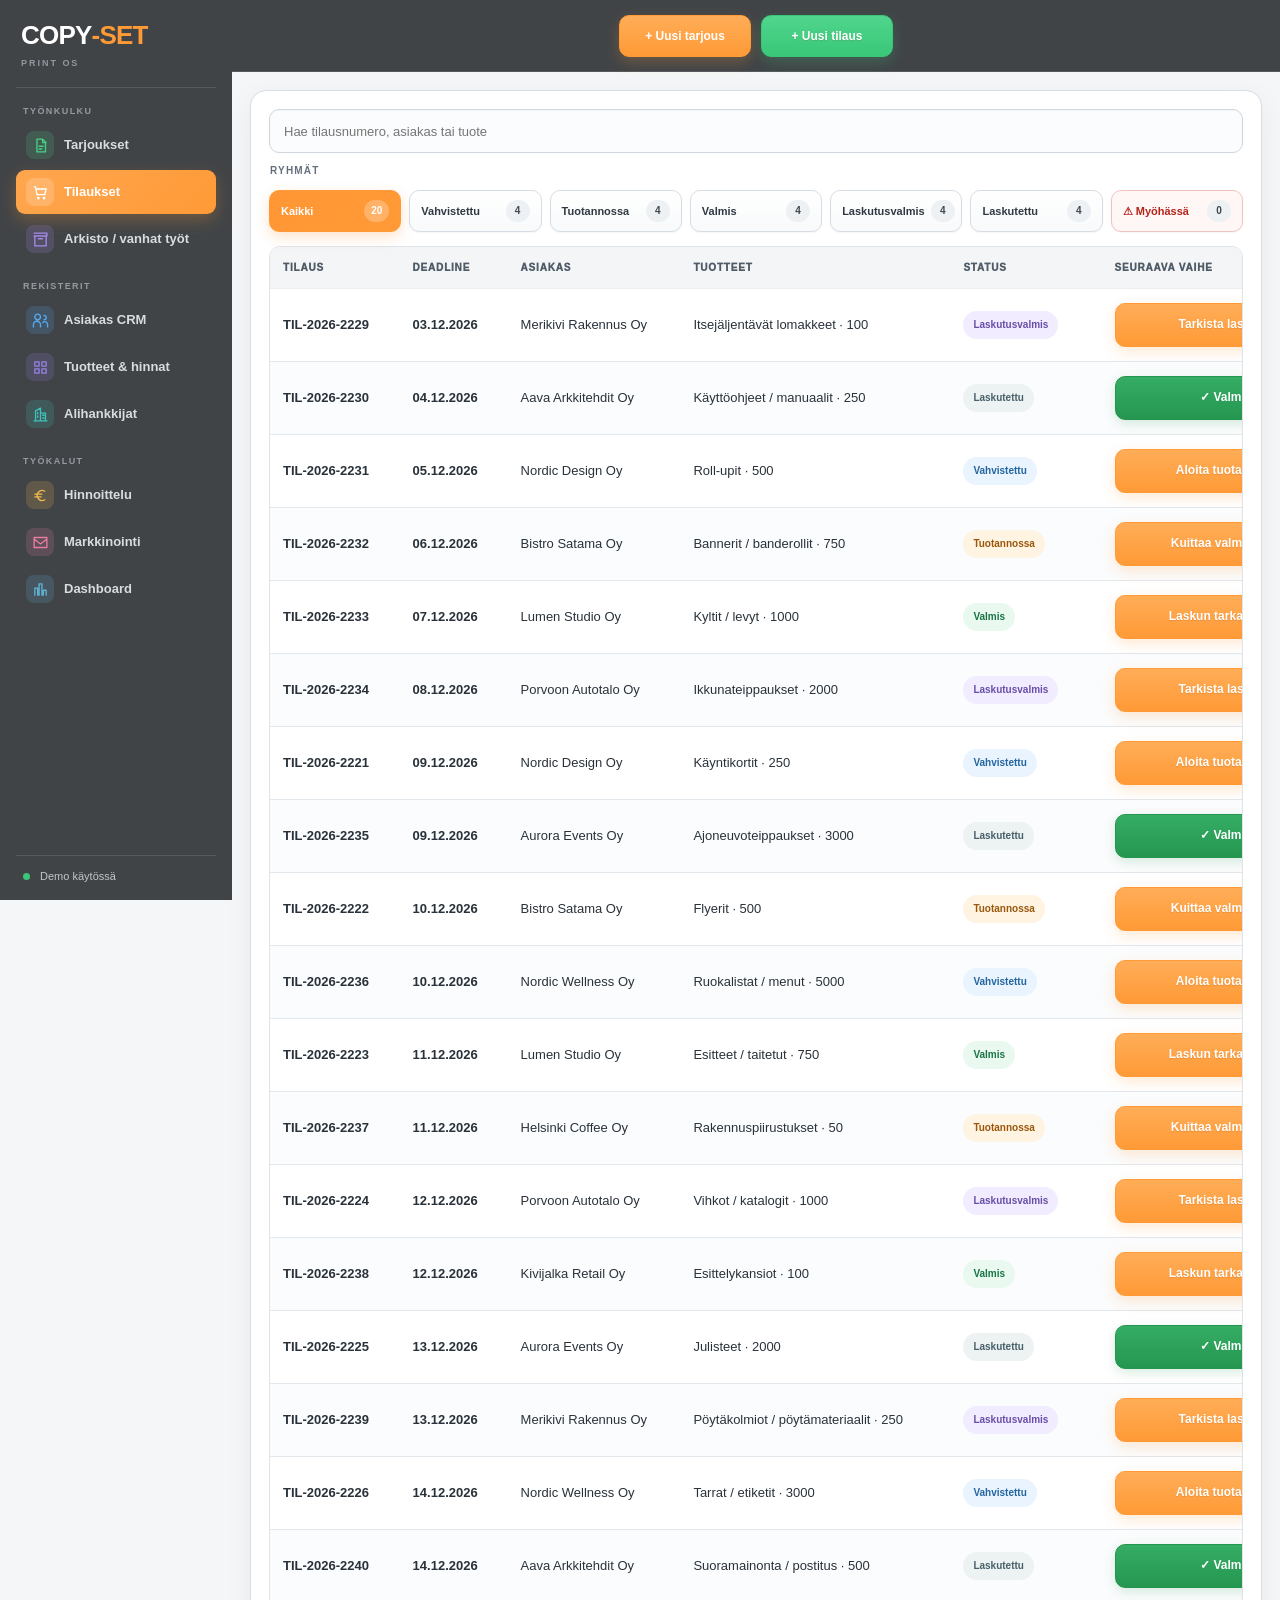
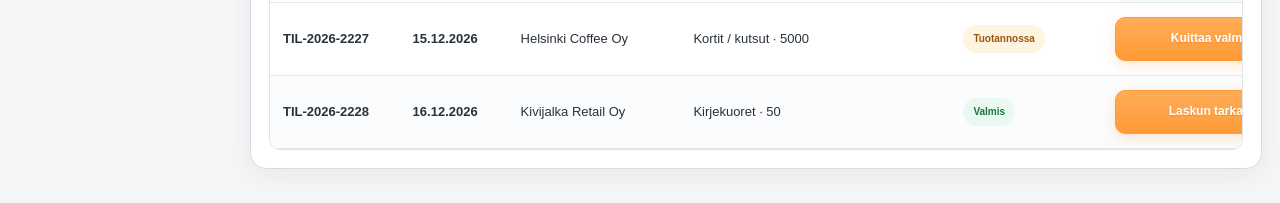
<file: index.html>
<!doctype html>
<html lang="fi">
<head>
  <meta charset="utf-8">
  <meta name="viewport" content="width=device-width,initial-scale=1">
  <meta name="theme-color" content="#414447">
  <title>Copy-Set ERP</title>
  <meta name="description" content="Copy-Set Oy:n tarjous-, tilaus-, tuotanto- ja laskutustyönkulku">
  <link rel="stylesheet" href="/runtime/copyset-runtime.css?v=1.0.2">
</head>
<body>
  <div class="app">
    <aside class="side">
      <div class="sidebrand"><div class="logo">COPY<b>-SET</b></div><div class="sidetag">PRINT OS</div></div>
      <div class="navgroup"><div class="navlabel">TYÖNKULKU</div>
        <button class="nav" data-v="quotes"><span class="navmark"><svg viewBox="0 0 24 24"><path d="M7 3h8l4 4v14H7zM15 3v5h5M10 13h6M10 17h4"/></svg></span><span>Tarjoukset</span></button>
        <button class="nav on" data-v="orders"><span class="navmark"><svg viewBox="0 0 24 24"><path d="M3 4h2l2 11h11l2-8H6M9 19a1 1 0 1 0 0 2 1 1 0 0 0 0-2M17 19a1 1 0 1 0 0 2 1 1 0 0 0 0-2"/></svg></span><span>Tilaukset</span></button>
        <button class="nav" data-v="archive"><span class="navmark"><svg viewBox="0 0 24 24"><path d="M4 7h16v14H4zM3 3h18v4H3M9 11h6"/></svg></span><span>Arkisto / vanhat työt</span></button>
      </div>
      <div class="navgroup"><div class="navlabel">REKISTERIT</div>
        <button class="nav" data-v="crm"><span class="navmark"><svg viewBox="0 0 24 24"><path d="M8 11a4 4 0 1 0 0-8 4 4 0 0 0 0 8M2 21v-3a5 5 0 0 1 10 0v3M17 11a3 3 0 1 0 0-6M15 15a4 4 0 0 1 7 3v3"/></svg></span><span>Asiakas CRM</span></button>
        <button class="nav" data-v="products"><span class="navmark"><svg viewBox="0 0 24 24"><path d="M4 4h6v6H4zM14 4h6v6h-6zM4 14h6v6H4zM14 14h6v6h-6z"/></svg></span><span>Tuotteet & hinnat</span></button>
        <button class="nav" data-v="suppliers"><span class="navmark"><svg viewBox="0 0 24 24"><path d="M3 21h18M5 21V7l7-4v18M12 10h7v11M8 9v2M8 14v2M15 13h2M15 17h2"/></svg></span><span>Alihankkijat</span></button>
      </div>
      <div class="navgroup"><div class="navlabel">TYÖKALUT</div>
        <button class="nav" data-v="pricing"><span class="navmark"><svg viewBox="0 0 24 24"><path d="M18 6a7 7 0 1 0 0 12M4 10h10M4 14h9"/></svg></span><span>Hinnoittelu</span></button>
        <button class="nav" data-v="marketing"><span class="navmark"><svg viewBox="0 0 24 24"><path d="M3 5h18v14H3zM3 7l9 7 9-7"/></svg></span><span>Markkinointi</span></button>
        <button class="nav" data-v="dashboard"><span class="navmark"><svg viewBox="0 0 24 24"><path d="M4 20V10h4v10M10 20V4h4v16M16 20v-7h4v7"/></svg></span><span>Dashboard</span></button>
      </div>
      <div class="sidefoot"><span class="statusdot"></span> Demo käytössä</div>
    </aside>
    <main class="main"><header class="top"><h1 id="title" class="visually-hidden">Tilaukset</h1><div class="top-create-actions"><button class="btn top-quote" onclick="newOrder('Tarjous')">+ Uusi tarjous</button><button class="btn top-order" onclick="newOrder('Tilaus')">+ Uusi tilaus</button></div></header><div class="content"><section id="quotes" class="view"></section><section id="orders" class="view on"></section><section id="archive" class="view"></section><section id="crm" class="view"></section><section id="products" class="view"></section><section id="pricing" class="view"></section><section id="suppliers" class="view"></section><section id="marketing" class="view"></section><section id="dashboard" class="view"></section></div></main>
  </div>
  <div class="modal" id="modal"><div class="box"><div class="head"><h2 id="mt"></h2><button class="btn" onclick="closeM()">Sulje</button></div><div id="mb"></div></div></div>
  <script src="/runtime/copyset-runtime.js?v=1.0.2"></script>
</body>
</html>
</file>
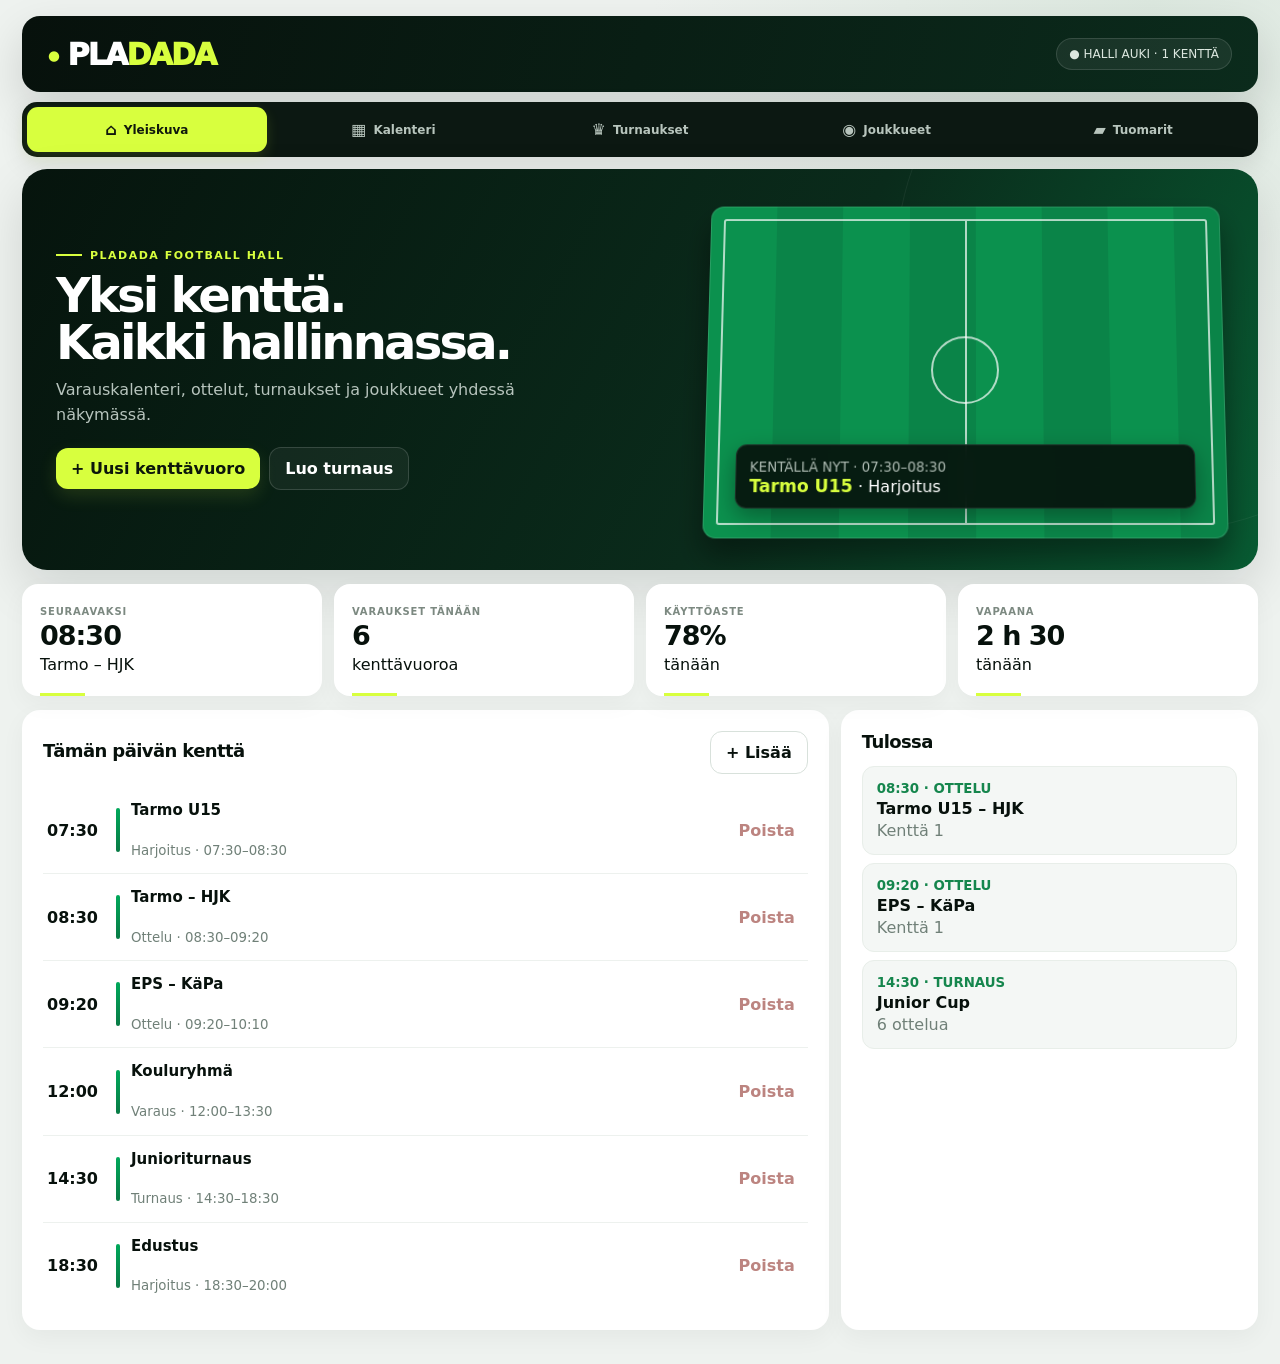
<file: pladada/index.html>
<!doctype html><html lang="fi"><head><meta charset="utf-8"><meta name="viewport" content="width=device-width,initial-scale=1"><title>Pladada</title><style>
:root{--ink:#071b13;--green:#0b8f4d;--lime:#c7ff4a;--paper:#f3f6f3;--line:#dce5df;--muted:#738078}*{box-sizing:border-box}body{margin:0;background:var(--paper);color:var(--ink);font-family:Inter,system-ui,-apple-system,Segoe UI,sans-serif}.shell{max-width:1240px;margin:auto;padding:18px}.top{height:72px;background:#071b13;color:#fff;border-radius:20px;padding:0 22px;display:flex;align-items:center;justify-content:space-between;box-shadow:0 14px 40px #071b1320}.brand{font-size:27px;font-weight:950;letter-spacing:-1px}.brand i{color:var(--lime);font-style:normal}.status{font-size:12px;background:#ffffff10;border:1px solid #ffffff18;border-radius:99px;padding:8px 12px}.layout{display:grid;grid-template-columns:220px 1fr;gap:18px;margin-top:18px}.side{background:#fff;border:1px solid var(--line);border-radius:20px;padding:10px;height:max-content;position:sticky;top:18px}.nav{width:100%;border:0;background:transparent;text-align:left;padding:13px;border-radius:12px;font-weight:800;color:#506057;cursor:pointer;margin:2px 0}.nav.on{background:#071b13;color:#fff}.nav span{display:inline-block;width:27px}.main{min-width:0}.page{display:none}.page.on{display:block}.hero{background:#071b13;color:#fff;border-radius:24px;padding:25px;position:relative;overflow:hidden;min-height:250px;display:grid;grid-template-columns:1.1fr .9fr;gap:20px}.hero:before{content:"";position:absolute;width:420px;height:420px;border:1px solid #ffffff10;border-radius:50%;right:-160px;top:-140px}.kicker{color:var(--lime);font-size:11px;font-weight:900;letter-spacing:1.5px}.hero h1{font-size:38px;letter-spacing:-1.8px;line-height:1.02;margin:10px 0}.hero p{color:#b7c4bd;max-width:520px}.actions{display:flex;gap:9px;flex-wrap:wrap}.btn,.ghost,.danger{border:0;border-radius:12px;padding:11px 15px;font-weight:850;cursor:pointer}.btn{background:var(--lime);color:#10210f}.ghost{background:#fff;border:1px solid var(--line);color:var(--ink)}.danger{background:#fff0f0;color:#b42318}.pitch{align-self:center;background:linear-gradient(145deg,#0b8f4d,#08713e);aspect-ratio:1.55;border-radius:17px;padding:13px;box-shadow:inset 0 0 0 1px #ffffff20}.pitchin{height:100%;border:2px solid #ffffff66;position:relative;border-radius:3px;display:flex;align-items:center;justify-content:center}.pitchin:before{content:"";width:64px;height:64px;border:2px solid #ffffff66;border-radius:50%}.pitchin:after{content:"";position:absolute;top:0;bottom:0;left:50%;border-left:2px solid #ffffff66}.livecard{position:absolute;left:16px;right:16px;bottom:14px;background:#061d14dc;color:white;border:1px solid #ffffff18;backdrop-filter:blur(10px);padding:11px 13px;border-radius:11px;z-index:2}.livecard b{color:var(--lime)}.metrics{display:grid;grid-template-columns:repeat(4,1fr);gap:10px;margin:12px 0}.metric,.panel{background:#fff;border:1px solid var(--line);border-radius:17px}.metric{padding:15px}.metric small{font-size:10px;color:var(--muted);font-weight:900;letter-spacing:.8px}.metric strong{font-size:23px;display:block;margin:4px 0}.grid{display:grid;grid-template-columns:1.45fr .75fr;gap:12px}.panel{padding:18px}.panel h2{font-size:18px;margin:0 0 14px}.slot{display:grid;grid-template-columns:58px 4px 1fr auto;gap:11px;align-items:center;padding:11px 0;border-bottom:1px solid #edf1ee}.slot:last-child{border:0}.bar{height:40px;border-radius:5px;background:var(--green)}.slot small{color:var(--muted)}.chip{font-size:10px;font-weight:900;background:#eaf7ef;color:#08733e;border-radius:99px;padding:6px 8px}.next{background:#f6f8f6;border-radius:13px;padding:13px;margin:8px 0}.next b{display:block}.sectiontop{display:flex;align-items:center;justify-content:space-between;margin-bottom:13px}.field{width:100%;padding:12px;border:1px solid #cedad2;border-radius:11px;margin:5px 0 12px;font-size:15px;background:#fff}.twocol{display:grid;grid-template-columns:1fr 1fr;gap:10px}.team{display:flex;align-items:center;justify-content:space-between;padding:13px;border-bottom:1px solid #edf1ee}.crest{width:38px;height:38px;background:#071b13;color:var(--lime);display:grid;place-items:center;border-radius:11px;font-weight:950;margin-right:10px}.tl{display:flex;align-items:center}.modal{display:none;position:fixed;inset:0;background:#04130dbb;z-index:30;align-items:center;justify-content:center;padding:18px}.modal.on{display:flex}.modalbox{background:#fff;border-radius:22px;width:min(520px,100%);padding:22px;max-height:90vh;overflow:auto}.toast{display:none;position:fixed;right:20px;bottom:20px;background:#071b13;color:#fff;border-radius:12px;padding:13px 16px;z-index:40}.toast.on{display:block}@media(max-width:850px){.layout{grid-template-columns:1fr}.side{position:static;display:flex;overflow:auto;padding:7px}.nav{width:auto;white-space:nowrap}.hero{grid-template-columns:1fr}.pitch{max-width:480px;width:100%}.metrics{grid-template-columns:1fr 1fr}.grid{grid-template-columns:1fr}.top{border-radius:0;margin:-18px -18px 0}.shell{padding:18px}.hero h1{font-size:32px}}@media(max-width:480px){.metrics{grid-template-columns:1fr 1fr}.metric strong{font-size:19px}.hero{padding:19px}.slot{grid-template-columns:48px 4px 1fr}.slot .chip{grid-column:3}.status{display:none}}
</style><style id="alignment-fix">h1,h2,h3,p{overflow-wrap:break-word}button,input,select{font:inherit}.hero>div:first-child{display:flex;flex-direction:column;justify-content:center;align-items:flex-start}.hero h1{max-width:560px;margin:10px 0 12px}.hero p{margin:0 0 20px;line-height:1.55}.actions{align-items:center}.pitch{position:relative}.metric{min-height:112px;display:flex;flex-direction:column;justify-content:center}.metric strong{line-height:1.1}.sectiontop>div{min-width:0}.sectiontop h1,.sectiontop h2{margin:0 0 4px}.sectiontop small{display:block}.slot>div:nth-child(3){min-width:0}.slot>div:nth-child(3)>b{display:block;line-height:1.25}.slot small{display:block;margin-top:3px;line-height:1.3}.next{display:flex;flex-direction:column;gap:3px}.next small,.next span{display:block;color:var(--muted)}.team span{color:var(--muted);font-size:14px;text-align:right}@media(max-width:850px){.hero>div:first-child{align-items:stretch}.hero .actions .btn,.hero .actions .ghost{flex:1}.pitch{justify-self:center}.side{scrollbar-width:none}.side::-webkit-scrollbar{display:none}}@media(max-width:600px){.shell{padding:12px}.top{margin:-12px -12px 0;height:64px;padding:0 16px}.layout{margin-top:12px;gap:12px}.side{margin:0 -2px}.nav{padding:11px 12px}.nav span{width:22px}.hero{padding:18px;min-height:0;gap:18px}.hero h1{font-size:30px;line-height:1.05;letter-spacing:-1.2px}.hero p{font-size:14px}.pitch{aspect-ratio:1.6}.livecard{font-size:13px}.metrics{gap:8px}.metric{padding:13px;min-height:102px}.metric strong{font-size:20px}.panel{padding:14px}.sectiontop{align-items:flex-start;flex-wrap:wrap}.sectiontop .btn{width:100%}.slot{grid-template-columns:48px 4px minmax(0,1fr);gap:8px;padding:12px 0}.slot>.danger{grid-column:3;width:max-content;padding:7px 10px}.twocol{grid-template-columns:1fr}.team{gap:10px;padding:12px 4px}.team span{font-size:12px}.modalbox{padding:18px}}@media(max-width:380px){.metrics{grid-template-columns:1fr}.metric{min-height:84px}.brand{font-size:23px}}</style><style id="topnav-v2">.topnav{display:grid;grid-template-columns:repeat(5,1fr);gap:7px;background:#fff;border:1px solid var(--line);border-radius:16px;padding:7px;margin-top:12px}.topnav .nav{display:flex;align-items:center;justify-content:center;gap:7px;width:100%;margin:0;text-align:center}.topnav .nav small{font-size:13px;font-weight:850}.layout{grid-template-columns:1fr;margin-top:12px}.side{display:none!important}@media(max-width:600px){.topnav{gap:3px;padding:5px}.topnav .nav{flex-direction:column;gap:3px;padding:8px 2px;font-size:16px;white-space:normal}.topnav .nav small{font-size:9px}.layout{margin-top:10px}}</style><style id="football-premium-v3">
:root{--ink:#07110c;--green:#00a85a;--lime:#d8ff3e;--paper:#eef2ef;--line:#d8e1db;--muted:#708078}
body{background:radial-gradient(circle at 90% 0,#dce8df 0,transparent 28%),var(--paper)}
.shell{max-width:1320px;padding:16px 22px 34px}.top{height:76px;border-radius:18px;background:linear-gradient(105deg,#07110c,#0b2b1c);box-shadow:0 18px 45px #07110c24;padding:0 26px}.brand{font-size:30px;letter-spacing:-1.8px}.brand:before{content:"●";font-size:13px;color:var(--lime);margin-right:10px;vertical-align:5px}.status{border-color:#ffffff20;color:#dce7df}.topnav{background:#0c1812;border:0;border-radius:15px;padding:5px;margin-top:10px;box-shadow:0 8px 24px #07110c18}.topnav .nav{color:#b8c5bd;border:0;background:transparent;border-radius:11px;transition:.2s}.topnav .nav:hover{background:#15271d;color:#fff}.topnav .nav.on{background:var(--lime);color:#10180d;box-shadow:0 5px 14px #d8ff3e22}.topnav .nav small{font-size:12px}
.hero{min-height:320px;border-radius:25px;background:linear-gradient(118deg,#06140d 0%,#0a2b1b 60%,#075b32 100%);padding:34px;box-shadow:0 20px 50px #07110c20}.hero:before{width:540px;height:540px;right:-180px;top:-180px;border-color:#ffffff0e}.hero:after{content:"";position:absolute;left:30px;bottom:-30px;font-size:110px;font-weight:950;letter-spacing:-8px;color:#ffffff025;pointer-events:none}.kicker{display:inline-flex;align-items:center;gap:8px;color:var(--lime);font-size:11px}.kicker:before{content:"";width:26px;height:2px;background:var(--lime)}.hero h1{font-size:48px;letter-spacing:-2.8px;line-height:.98;max-width:600px}.hero p{font-size:16px;max-width:470px}.btn{background:var(--lime);color:#0c160b;box-shadow:0 7px 18px #d8ff3e20}.btn:hover{transform:translateY(-1px)}.hero .ghost{background:#ffffff0d;border:1px solid #ffffff25;color:#fff}.pitch{transform:perspective(800px) rotateX(5deg);background:repeating-linear-gradient(90deg,#0b914e 0,#0b914e 13%,#0a8448 13%,#0a8448 26%);border-radius:13px;box-shadow:0 18px 30px #0006,inset 0 0 0 1px #ffffff20}.pitchin{border-color:#ffffffb0}.pitchin:before,.pitchin:after{border-color:#ffffffb0}.livecard{background:#06130deb;border:1px solid #ffffff18;box-shadow:0 8px 22px #0005}.livecard small{color:#aebbb3}.livecard b{font-size:17px}
.metrics{gap:12px;margin:14px 0}.metric{border:0;border-radius:16px;box-shadow:0 8px 24px #1020180a;padding:18px;position:relative;overflow:hidden}.metric:after{content:"";position:absolute;width:45px;height:3px;background:var(--lime);left:18px;bottom:0}.metric small{color:#7c8981}.metric strong{font-size:27px;letter-spacing:-1px}.panel{border:0;border-radius:18px;box-shadow:0 8px 25px #1020180b;padding:21px}.panel h1,.panel h2{letter-spacing:-.6px}.slot{padding:14px 4px}.bar{background:linear-gradient(var(--green),#087a45);height:44px}.slot>div:nth-child(3)>b{font-size:15px}.danger{opacity:.68;background:transparent;color:#9d4b45;padding:7px 9px}.danger:hover{opacity:1;background:#fff0ef}.next{background:#f4f7f5;border:1px solid #e8eee9;border-radius:12px;padding:14px}.next small{font-weight:850;color:#15864d}.crest{border-radius:50%;background:linear-gradient(145deg,#06140d,#0b5532);box-shadow:0 5px 13px #07110c20}.field{border-color:#d9e2dc;background:#f9fbfa}.field:focus{outline:2px solid #bff34c;border-color:transparent}.modal{backdrop-filter:blur(8px)}.modalbox{border-radius:20px;box-shadow:0 30px 80px #0005}
@media(max-width:700px){.shell{padding:10px 10px 26px}.top{height:62px;margin:-10px -10px 0;border-radius:0;padding:0 15px}.brand{font-size:23px}.topnav{border-radius:12px;margin-top:8px}.topnav .nav{font-size:17px}.topnav .nav small{font-size:9px}.hero{padding:22px 18px;border-radius:18px;min-height:0}.hero h1{font-size:35px;letter-spacing:-1.8px}.hero:after{font-size:70px;bottom:-20px}.pitch{transform:none}.metrics{gap:7px}.metric{padding:13px}.metric strong{font-size:21px}.panel{padding:15px}.grid{gap:8px}}
</style></head><body><div class="shell"><header class="top"><div class="brand">PLA<i>DADA</i></div><div class="status">● HALLI AUKI · 1 KENTTÄ</div></header><nav class="topnav"><button class="nav on" data-p="home">⌂<small>Yleiskuva</small></button><button class="nav" data-p="calendar">▦<small>Kalenteri</small></button><button class="nav" data-p="tournaments">♛<small>Turnaukset</small></button><button class="nav" data-p="teams">◉<small>Joukkueet</small></button><button class="nav" data-p="refs">▰<small>Tuomarit</small></button></nav><div class="layout"><main class="main">
<section id="home" class="page on"><div class="hero"><div><div class="kicker">PLADADA FOOTBALL HALL</div><h1>Yksi kenttä.<br>Kaikki hallinnassa.</h1><p>Varauskalenteri, ottelut, turnaukset ja joukkueet yhdessä näkymässä.</p><div class="actions"><button class="btn" onclick="openBooking()">+ Uusi kenttävuoro</button><button class="ghost" onclick="go('tournaments')">Luo turnaus</button></div></div><div class="pitch"><div class="pitchin"><div class="livecard"><small>KENTÄLLÄ NYT · 07:30–08:30</small><br><b>Tarmo U15</b> · Harjoitus</div></div></div></div>
<div class="metrics"><div class="metric"><small>SEURAAVAKSI</small><strong>08:30</strong>Tarmo – HJK</div><div class="metric"><small>VARAUKSET TÄNÄÄN</small><strong id="count">6</strong>kenttävuoroa</div><div class="metric"><small>KÄYTTÖASTE</small><strong>78%</strong>tänään</div><div class="metric"><small>VAPAANA</small><strong>2 h 30</strong>tänään</div></div>
<div class="grid"><div class="panel"><div class="sectiontop"><h2>Tämän päivän kenttä</h2><button class="ghost" onclick="openBooking()">+ Lisää</button></div><div id="timeline"></div></div><div class="panel"><h2>Tulossa</h2><div class="next"><small>08:30 · OTTELU</small><b>Tarmo U15 – HJK</b><span>Kenttä 1</span></div><div class="next"><small>09:20 · OTTELU</small><b>EPS – KäPa</b><span>Kenttä 1</span></div><div class="next"><small>14:30 · TURNAUS</small><b>Junior Cup</b><span>6 ottelua</span></div></div></div></section>
<section id="calendar" class="page"><div class="panel"><div class="sectiontop"><div><h1>Kenttäkalenteri</h1><small>Hallin kaikki varaukset</small></div><button class="btn" onclick="openBooking()">+ Uusi varaus</button></div><div class="twocol"><input class="field" id="day" type="date"><select class="field"><option>Päivänäkymä</option><option>Viikkonäkymä</option></select></div><div id="calList"></div></div></section>
<section id="tournaments" class="page"><div class="panel"><div class="sectiontop"><div><h1>Turnaukset</h1><small>Luo otteluohjelma automaattisesti yhdelle kentälle</small></div><button class="btn" onclick="openTournament()">+ Uusi turnaus</button></div><div class="next"><small>LA 10.10. · 14:30</small><b id="tourName">Pladada Junior Cup</b><span>4 joukkuetta · 6 ottelua</span></div><button class="ghost" onclick="generateTournament()">Näytä otteluohjelma</button><div id="schedule"></div></div></section>
<section id="teams" class="page"><div class="panel"><div class="sectiontop"><h1>Joukkueet</h1><button class="btn" onclick="addTeam()">+ Joukkue</button></div><div id="teamList"><div class="team"><div class="tl"><div class="crest">PT</div><b>Tarmo U15</b></div><span>18 pelaajaa</span></div><div class="team"><div class="tl"><div class="crest">HJ</div><b>HJK Sininen</b></div><span>16 pelaajaa</span></div><div class="team"><div class="tl"><div class="crest">EP</div><b>EPS</b></div><span>17 pelaajaa</span></div></div></div></section>
<section id="refs" class="page"><div class="panel"><h1>Tuomarit</h1><div class="team"><b>Mikko Laine</b><span>08:30–11:00</span></div><div class="team"><b>Anna Korhonen</b><span>14:30–18:30</span></div></div></section>
</main></div></div>
<div class="modal" id="booking"><div class="modalbox"><h2>Uusi kenttävuoro</h2><label>Joukkue / tapahtuma</label><input class="field" id="bn" placeholder="Esim. FC Pladada"><div class="twocol"><div><label>Alkaa</label><input class="field" id="bs" type="time" value="20:00"></div><div><label>Päättyy</label><input class="field" id="be" type="time" value="21:00"></div></div><label>Tyyppi</label><select class="field" id="bt"><option>Harjoitus</option><option>Ottelu</option><option>Turnaus</option><option>Muu</option></select><div class="actions"><button class="btn" onclick="saveBooking()">Tallenna</button><button class="ghost" onclick="closeBooking()">Peruuta</button></div></div></div>
<div class="modal" id="tourModal"><div class="modalbox"><h2>Uusi turnaus</h2><label>Nimi</label><input class="field" id="tn" value="Pladada Cup"><div class="twocol"><div><label>Joukkueita</label><select class="field" id="tc"><option>4</option><option>6</option><option>8</option></select></div><div><label>Ottelu (min)</label><input class="field" id="tm" type="number" value="35"></div></div><button class="btn" onclick="createTournament()">Luo otteluohjelma</button> <button class="ghost" onclick="closeTournament()">Peruuta</button></div></div><div id="toast" class="toast"></div>
<script>
const el=id=>document.getElementById(id);
let bookings=JSON.parse(localStorage.getItem('pladadaBookings')||'null')||[{s:'07:30',e:'08:30',n:'Tarmo U15',t:'Harjoitus'},{s:'08:30',e:'09:20',n:'Tarmo – HJK',t:'Ottelu'},{s:'09:20',e:'10:10',n:'EPS – KäPa',t:'Ottelu'},{s:'12:00',e:'13:30',n:'Kouluryhmä',t:'Varaus'},{s:'14:30',e:'18:30',n:'Junioriturnaus',t:'Turnaus'},{s:'18:30',e:'20:00',n:'Edustus',t:'Harjoitus'}];
function msg(x){const t=el('toast');t.textContent=x;t.classList.add('on');setTimeout(()=>t.classList.remove('on'),1700)}
function render(){bookings.sort((a,b)=>a.s.localeCompare(b.s));const h=bookings.map((b,i)=>'<div class="slot"><b>'+b.s+'</b><div class="bar"></div><div><b>'+b.n+'</b><br><small>'+b.t+' · '+b.s+'–'+b.e+'</small></div><button class="danger" onclick="del('+i+')">Poista</button></div>').join('');el('timeline').innerHTML=h;el('calList').innerHTML=h;el('count').textContent=bookings.length}
function go(p){document.querySelectorAll('.page').forEach(x=>x.classList.remove('on'));el(p).classList.add('on');document.querySelectorAll('.nav[data-p]').forEach(x=>x.classList.toggle('on',x.dataset.p===p))}
document.querySelectorAll('.nav[data-p]').forEach(b=>b.addEventListener('click',()=>go(b.dataset.p)));
function openBooking(){el('booking').classList.add('on')}
function closeBooking(){el('booking').classList.remove('on')}
function openTournament(){el('tourModal').classList.add('on')}
function closeTournament(){el('tourModal').classList.remove('on')}
function saveBooking(){const n=el('bn').value.trim(),s=el('bs').value,e=el('be').value,t=el('bt').value;if(!n||!s||!e||s>=e)return msg('Tarkista tiedot');if(bookings.some(b=>s<b.e&&e>b.s))return msg('Kenttä on jo varattu tuolloin');bookings.push({n,s,e,t});localStorage.setItem('pladadaBookings',JSON.stringify(bookings));closeBooking();render();msg('Kenttävuoro tallennettu')}
function del(i){bookings.splice(i,1);localStorage.setItem('pladadaBookings',JSON.stringify(bookings));render();msg('Vuoro poistettu')}
function addTeam(){const n=prompt('Joukkueen nimi');if(n){el('teamList').insertAdjacentHTML('beforeend','<div class="team"><div class="tl"><div class="crest">FC</div><b>'+n+'</b></div><span>Uusi joukkue</span></div>');msg('Joukkue lisätty')}}
function generateTournament(){el('schedule').innerHTML='<hr><h3>Otteluohjelma</h3><div class="next"><b>14:30 · Tarmo – HJK</b></div><div class="next"><b>15:10 · EPS – KäPa</b></div><div class="next"><b>15:50 · Tarmo – EPS</b></div><div class="next"><b>16:30 · HJK – KäPa</b></div><div class="next"><b>17:10 · Tarmo – KäPa</b></div><div class="next"><b>17:50 · HJK – EPS</b></div>'}
function createTournament(){closeTournament();el('tourName').textContent=el('tn').value;generateTournament();msg('Turnaus luotu')}
el('day').value=new Date().toISOString().slice(0,10);render();
</script></body></html>
</file>
<file: runtime/copyset-runtime.css>
/* CopySet ERP clean visual bundle — cascade order preserved from locked-working-2026-09-18. */

/* ===== styles/base.css ===== */
:root{--o:#ef7f1a;--d:#343434;--bg:#f3f4f6;--b:#dfe3e8;--m:#6b7280;--g:#178a49}*{box-sizing:border-box}body{margin:0;font:14px Arial,sans-serif;background:var(--bg);color:#232323}button,input,select,textarea{font:inherit}button{cursor:pointer}.app{display:grid;grid-template-columns:225px 1fr;min-height:100vh}.side{background:#353535;color:#fff;padding:18px;position:sticky;top:0;height:100vh}.logo{font-size:27px;font-weight:900;margin-bottom:22px}.logo b{color:var(--o)}.nav{width:100%;border:0;background:transparent;color:#ddd;text-align:left;padding:11px;border-radius:9px;margin:3px 0;font-weight:700}.nav.on,.nav:hover{background:var(--o);color:#fff}.top{background:#fff;border-bottom:1px solid var(--b);padding:15px 20px;display:flex;justify-content:space-between;align-items:center}.top h1{margin:0;font-size:22px}.main{min-width:0}.content{padding:18px;max-width:1500px;margin:auto}.view{display:none}.view.on{display:block}.card{background:#fff;border:1px solid var(--b);border-radius:13px;padding:14px;margin-bottom:14px}.btn{border:1px solid #cfd4da;background:#fff;padding:9px 12px;border-radius:9px;font-weight:700}.orange{background:var(--o);border-color:var(--o);color:#fff}.dark{background:var(--d);border-color:var(--d);color:#fff}.danger{color:#b42318;border-color:#f0b8b3}.toolbar,.actions{display:flex;gap:8px;flex-wrap:wrap;align-items:center}.toolbar input{flex:1;min-width:210px}input,select,textarea{width:100%;padding:9px;border:1px solid #cfd4da;border-radius:8px;background:#fff}.small{font-size:11px;color:var(--m)}.tablewrap{overflow:auto}table{width:100%;border-collapse:collapse;min-width:940px}th,td{padding:9px;border-bottom:1px solid #eee;text-align:left;font-size:12px}th{font-size:10px;text-transform:uppercase;color:#666;background:#f7f7f7}.badge{display:inline-block;padding:5px 8px;border-radius:99px;background:#eee;font-size:10px;font-weight:800}.demo{background:#eaf4ff;color:#155cba;margin-left:5px}.out{background:#fff0df;color:#955000}.ready{background:#e8f6ed;color:#23713d}.quick{background:linear-gradient(135deg,#fff6ea,#fff);border:1px solid #ffd1a4;border-radius:14px;padding:16px;margin-bottom:14px}.steps{display:grid;grid-template-columns:repeat(5,1fr);gap:8px;margin:12px 0}.step{background:#fff;border:1px solid #ecd9c5;border-radius:10px;padding:10px;font-size:12px}.step b{display:block;color:var(--o);margin-bottom:3px}.modal{display:none;position:fixed;inset:0;background:#0008;z-index:20;padding:18px;overflow:auto}.modal.on{display:flex;align-items:flex-start;justify-content:center}.box{width:min(1100px,100%);background:#fff;border-radius:15px;padding:16px}.head{display:flex;justify-content:space-between;align-items:center}.form{display:grid;grid-template-columns:repeat(3,1fr);gap:10px}.span2{grid-column:span 2}.span3{grid-column:span 3}.lab{font-size:10px;font-weight:800;color:#666;text-transform:uppercase;margin-bottom:4px}.section{border:1px solid var(--b);border-radius:12px;margin:12px 0;overflow:hidden}.sh{background:#f6f7f9;padding:10px 12px;font-weight:900}.sb{padding:12px}.tabs,.methods{display:grid;grid-template-columns:repeat(2,1fr);gap:8px}.methods{grid-template-columns:repeat(3,1fr)}.tab,.method{border:1px solid #ccd4dd;background:#f8fafc;border-radius:10px;padding:10px;font-weight:800}.tab.on,.method.on{border-color:#2f80ed;background:#edf6ff;color:#155cba}.delivery,.contactrow{border:1px solid #e0e5ea;border-radius:10px;padding:10px;margin-top:8px}.mini{display:grid;grid-template-columns:1.1fr 1.6fr .7fr 1fr .8fr 1.2fr;gap:7px}.contactrow{display:grid;grid-template-columns:1fr 1fr 1fr auto;gap:7px}.wf{display:flex;flex-wrap:wrap;gap:6px;margin:10px 0}.wf button{border:1px solid #ddd;background:#f5f5f5;padding:8px 9px;border-radius:99px;font-size:11px;font-weight:800}.wf .current{background:var(--o);color:#fff;border-color:var(--o)}.wf .done{background:#e8f6ed;color:#236a3a}.num{display:inline-grid;place-items:center;width:19px;height:19px;border-radius:50%;background:#fff;border:1px solid #ccc;margin-right:4px}.pricegrid{display:grid;grid-template-columns:1.2fr .8fr;gap:12px}.pricebox{background:#fff7ef;border:1px solid #ffd3a9;border-radius:12px;padding:14px}.pricebig{font-size:32px;font-weight:900;color:var(--o)}.cards{display:grid;grid-template-columns:1fr 1fr;gap:12px}.item{background:#fff;border:1px solid var(--b);border-radius:12px;padding:13px}.meta{display:grid;grid-template-columns:1fr 1fr;gap:7px;font-size:12px;color:#555}.products{display:grid;grid-template-columns:repeat(4,1fr);gap:10px}.marketing{display:grid;grid-template-columns:1fr 1fr;gap:12px}.pick{max-height:380px;overflow:auto;border:1px solid var(--b);border-radius:10px}.pick label{display:flex;gap:8px;padding:9px;border-bottom:1px solid #eee}.pick input{width:auto}.metrics{display:grid;grid-template-columns:repeat(4,1fr);gap:10px}.metric b{display:block;font-size:24px;margin-top:4px}.metric span{font-size:10px;color:#777;text-transform:uppercase;font-weight:800}@media(max-width:850px){.app{display:block}.side{height:auto;position:relative;display:flex;overflow:auto;padding:8px}.logo{display:none}.nav{width:auto;white-space:nowrap}.content{padding:9px}.form,.cards,.marketing,.metrics,.pricegrid{grid-template-columns:1fr}.span2,.span3{grid-column:span 1}.steps{grid-template-columns:1fr 1fr}.mini,.contactrow{grid-template-columns:1fr}.products{grid-template-columns:1fr 1fr}.methods{grid-template-columns:1fr}.top{padding:12px}}@media(max-width:520px){.products{grid-template-columns:1fr}}
.dashboard-bi-grid{display:grid;grid-template-columns:1fr 1fr;gap:14px}.copyset-inline-customer[hidden]{display:none}@media(max-width:850px){.dashboard-bi-grid{grid-template-columns:1fr}.top-create-actions{display:flex;gap:6px;flex-wrap:wrap}.top-create-actions .btn{padding:8px 9px}.crm-row{min-width:760px}}

/* ===== styles/documents.css ===== */
.doc-preview{background:#dfe3e8;padding:22px;border-radius:18px;overflow:auto}.doc-paper{background:#fff;color:#1d2329;max-width:820px;min-height:940px;margin:auto;padding:42px;box-shadow:0 18px 50px #0002;position:relative}.doc-head{display:flex;justify-content:space-between;align-items:flex-start;gap:20px}.doc-logo{font-size:30px;font-weight:950;letter-spacing:-1.5px}.doc-logo span{color:#ef7f1a}.doc-title{text-align:right;font-size:23px;font-weight:900}.doc-title small{display:block;font-size:12px;font-weight:600;color:#66707a;margin-top:5px}.doc-accent{height:6px;background:#ef7f1a;margin:15px 0 28px}.doc-grid{display:grid;grid-template-columns:1fr 1fr;gap:30px;line-height:1.55}.doc-section{margin-top:26px}.doc-section h3{font-size:12px;letter-spacing:.08em;color:#66707a;margin:0 0 8px}.doc-table{width:100%;border-collapse:collapse}.doc-table th,.doc-table td{padding:11px;border:1px solid #dfe3e8;text-align:left}.doc-table th{background:#f4f6f8;font-size:12px}.doc-note{padding:15px;background:#f6f7f8;border-left:4px solid #ef7f1a;white-space:pre-wrap}.doc-checks{display:grid;grid-template-columns:1fr 1fr;gap:10px;font-size:14px}.doc-no-price{margin-top:30px;border:2px solid #202830;padding:10px;text-align:center;font-weight:900;letter-spacing:.08em}.doc-foot{position:absolute;left:42px;right:42px;bottom:28px;border-top:1px solid #dfe3e8;padding-top:9px;font-size:11px;color:#6d7680}.doc-choice{display:grid;grid-template-columns:repeat(auto-fit,minmax(190px,1fr));gap:12px}.doc-choice-btn{border:1px solid #dfe3e8;background:#fff;border-radius:14px;padding:18px;text-align:left;cursor:pointer;transition:.15s}.doc-choice-btn:hover{border-color:#ef7f1a;box-shadow:0 8px 22px #00000012;transform:translateY(-1px)}.doc-choice-btn span,.doc-choice-btn b,.doc-choice-btn small{display:block}.doc-choice-btn span{font-size:26px;margin-bottom:8px}.doc-choice-btn small{color:#77818b;margin-top:4px}.label-stack{display:flex;flex-wrap:wrap;gap:20px;justify-content:center;background:#dfe3e8;padding:22px;border-radius:18px}.ship-label{background:white;width:378px;min-height:560px;padding:32px;border:2px solid #202830;box-shadow:0 12px 36px #0002;display:flex;flex-direction:column}.label-top{display:flex;justify-content:space-between;align-items:center;border-bottom:5px solid #ef7f1a;padding-bottom:14px}.label-to{padding-top:55px;font-size:17px;line-height:1.55}.label-to h2{font-size:25px;margin:5px 0 15px}.label-bottom{margin-top:auto;border-top:1px solid #9ba3aa;padding-top:18px;display:flex;justify-content:space-between;gap:12px}.label-bottom b{font-size:32px}.label-bottom span{text-align:right;font-weight:700}.quote-doc .doc-paper{width:100%;max-width:820px;overflow:hidden}.quote-doc .doc-grid{grid-template-columns:minmax(0,1fr) minmax(0,1fr);gap:24px}.quote-doc .doc-grid>div,.quote-doc .doc-section,.quote-doc .doc-head>*{min-width:0}.quote-doc .doc-grid>div,.quote-doc .doc-section,.quote-doc .doc-note,.quote-doc p{overflow-wrap:anywhere;word-break:normal}.quote-doc .doc-table{width:100%;min-width:0!important;max-width:100%;table-layout:fixed}.quote-doc .doc-table th,.quote-doc .doc-table td{min-width:0;max-width:100%;white-space:normal;overflow-wrap:anywhere;word-break:break-word;vertical-align:top}.quote-doc .doc-table td:last-child,.quote-doc .doc-table th:last-child{white-space:nowrap;overflow-wrap:normal;word-break:normal}.quote-doc .doc-title{max-width:50%;overflow-wrap:anywhere}@media(max-width:700px){.doc-paper{padding:24px;min-height:850px}.doc-grid{grid-template-columns:1fr}.doc-foot{left:24px;right:24px}.ship-label{width:100%;min-height:500px}.doc-preview{padding:8px}.quote-doc .doc-paper{padding:20px 16px;min-height:auto}.quote-doc .doc-head{gap:10px}.quote-doc .doc-logo{font-size:24px}.quote-doc .doc-title{font-size:18px;max-width:55%}.quote-doc .doc-grid{grid-template-columns:1fr;gap:14px}.quote-doc .doc-table th,.quote-doc .doc-table td{padding:8px 6px;font-size:11px}}

/* ===== styles/forms.css ===== */
/* CopySet ERP — clean offer/order form enhancements */
.customer-search-results{margin-top:6px;border:1px solid #d9dee3;border-radius:10px;background:#fff;box-shadow:0 10px 28px rgba(20,27,34,.12);overflow:hidden;max-height:280px;overflow-y:auto;position:relative;z-index:20}.customer-search-results[hidden]{display:none}.customer-search-result{display:flex;width:100%;align-items:center;justify-content:space-between;gap:12px;border:0;border-bottom:1px solid #edf0f2;background:#fff;padding:11px 13px;text-align:left;cursor:pointer;color:#202428}.customer-search-result:last-child{border-bottom:0}.customer-search-result:hover,.customer-search-result:focus{background:#fff6ed;outline:none}.customer-search-result b{font-size:14px}.customer-search-result span{font-size:12px;color:#68707a;text-align:right}.customer-search-empty{padding:12px 13px;color:#68707a;font-size:13px}.copyset-form-error{margin:0 0 14px;padding:12px 14px;border:1px solid #efb3ad;border-left:4px solid #c9362b;border-radius:9px;background:#fff1ef;color:#8f241c;font-size:14px;font-weight:800}@media(max-width:700px){.customer-search-result{align-items:flex-start;flex-direction:column;gap:3px}.customer-search-result span{text-align:left}.customer-search-results{max-height:220px}.copyset-form-error{margin-bottom:10px}}

/* ===== approved-layout.css ===== */
.list-shell{background:#fff;border:1px solid #e2e5e9;border-radius:14px;padding:14px;margin-bottom:14px}.list-tools{display:flex;gap:10px;flex-wrap:wrap;align-items:center;margin-bottom:12px}.list-tools input{flex:1;min-width:280px}.list-filters{display:flex;gap:7px;flex-wrap:wrap;align-items:center}.list-filter{border:1px solid #d7dce2;background:#fff;color:#4b5563;padding:7px 10px;border-radius:8px;font-size:11px;font-weight:800;line-height:1;display:inline-flex;align-items:center;gap:6px;min-height:31px}.list-filter.on{background:#ef7f1a;border-color:#ef7f1a;color:#fff}.list-filter .count{display:inline-grid;place-items:center;min-width:19px;height:19px;padding:0 5px;border-radius:99px;background:#f1f3f5;color:#59616b;font-size:10px}.list-filter.on .count{background:#ffffff2b;color:#fff}.list-filter.late{color:#b42318;border-color:#efc2bd}.list-shell .tablewrap{border:1px solid #eceff2;border-radius:10px;overflow:auto}.list-shell th{background:#f7f8fa}.list-shell table td:last-child{min-width:190px;padding:7px!important}.list-shell table td:last-child>.btn.orange{display:flex!important;align-items:center;justify-content:center;width:100%!important;min-height:42px!important;margin:0!important}:root{--copyset-header:#353535;--copyset-header-2:#353535}.main .top{position:sticky;top:0;z-index:18;min-height:76px;padding:11px 18px;background:linear-gradient(100deg,var(--copyset-header),var(--copyset-header-2));color:#fff}.main .top>div:first-child:before{display:none!important}.main .top h1{color:#fff;font-size:22px;font-weight:900}.main .top .small{color:#d5d9dc}.top-create-actions{position:absolute;left:50%;transform:translateX(-50%);display:flex;gap:10px}.top-create-actions .btn{min-height:42px;padding:10px 17px;border-radius:10px;font-weight:900;font-size:13px}.top-create-actions .top-quote{background:#1faf58;border-color:#1faf58;color:#fff}.top-create-actions .top-order{background:#ef7f1a;border-color:#ef7f1a;color:#fff}#roleControl{margin-left:auto!important}
@media(max-width:850px){html,body{max-width:100%;overflow-x:hidden}.app{display:block!important}.side{position:relative!important;height:auto!important;width:100%!important;padding:7px!important;display:grid!important;grid-template-columns:repeat(4,1fr)!important;gap:5px!important;overflow:visible!important;background:#303438}.sidebrand,.sidefoot,.navlabel{display:none!important}.navgroup{display:contents!important}.side .nav{width:100%!important;margin:0!important;padding:8px 3px!important;border-radius:8px!important;font-size:9px!important;min-height:48px!important;display:flex!important;flex-direction:column!important;justify-content:center!important;align-items:center!important;gap:3px!important;text-align:center!important}.main{width:100%!important;min-width:0!important}.main .top{position:relative!important;top:auto!important;z-index:1!important;min-height:auto;padding:8px;display:block!important}.main .top>div:first-child{display:none!important}.main .top .small,#roleControl{display:none!important}.top-create-actions{position:static!important;transform:none!important;width:100%;display:grid!important;grid-template-columns:1fr 1fr;gap:7px}.top-create-actions .btn{width:100%;min-height:42px;padding:9px 6px;font-size:11px}.content{padding:8px!important}.list-shell{padding:8px}.list-tools{display:block}.list-tools input{min-width:0;width:100%;font-size:16px;min-height:44px}.list-filters{display:grid!important;grid-template-columns:repeat(2,minmax(0,1fr));gap:5px!important}.list-filter{width:100%;justify-content:space-between;min-height:36px;padding:7px;font-size:10px}.list-shell .tablewrap{border:0;overflow:visible}.list-shell table{display:block!important;width:100%!important}.list-shell thead{display:none!important}.list-shell tbody{display:grid!important;gap:8px}.list-shell tr{display:grid!important;grid-template-columns:1fr auto!important;gap:5px 10px;background:#fff;border:1px solid #e1e5e8;border-radius:11px;padding:11px}.list-shell td{display:block!important;border:0!important;padding:0!important;font-size:12px!important}.list-shell td:first-child{grid-column:1;font-weight:900}.list-shell td:nth-child(2){grid-column:2;grid-row:1}.list-shell td:nth-child(n+3),.list-shell td:last-child{grid-column:1/-1!important;min-width:0!important}.form,.cards,.marketing,.metrics,.pricegrid,.products,.mini,.contactrow,.methods{grid-template-columns:1fr!important}.span2,.span3{grid-column:1!important}.modal{padding:0!important}.modal.on{display:block!important}.modal .box{width:100%!important;min-height:100dvh;border-radius:0!important;padding:12px!important}.modal input,.modal select,.modal textarea{font-size:16px!important;min-height:44px}.modal.on~* .top-create-actions,body:has(.modal.on) .main>.top{display:none!important}.doc-paper{min-width:0!important;width:100%!important;padding:18px!important;min-height:auto!important}.doc-grid{grid-template-columns:1fr!important}.doc-foot{position:static!important;margin-top:25px}}
@media(max-width:430px){.side{grid-template-columns:repeat(3,1fr)!important}.top-create-actions .btn{font-size:10px}.content{padding:6px!important}}

/* Unified professional list view — Tarjoukset + Tilaukset */
.list-shell{padding:18px;border-color:#d9dee5;border-radius:16px;box-shadow:0 8px 28px rgba(28,35,43,.06)}
.list-tools{display:grid!important;grid-template-columns:minmax(0,1fr)!important;gap:12px!important;margin-bottom:14px!important}
.list-tools>input{grid-column:1/-1;width:100%!important;min-height:44px;padding:11px 14px;border:1px solid #cfd6de;border-radius:10px;background:#fbfcfd;font-size:13px;box-shadow:inset 0 1px 2px rgba(20,28,36,.03)}
.list-tools>input:focus{outline:3px solid rgba(239,127,26,.14);border-color:#ef7f1a;background:#fff}
.list-filters{grid-column:1/-1;display:grid!important;grid-template-columns:repeat(auto-fit,minmax(130px,1fr));gap:8px!important;align-items:stretch;padding-top:25px;position:relative}
.list-filters:before{content:"RYHMÄT";position:absolute;top:0;left:1px;color:#65707c;font-size:10px;font-weight:900;letter-spacing:.12em}
.list-filter{width:100%;min-height:42px;justify-content:space-between;padding:9px 11px;border-color:#d6dce3;border-radius:10px;background:linear-gradient(180deg,#fff,#f8fafb);color:#303942;font-size:11px;box-shadow:0 1px 2px rgba(24,32,40,.04);transition:border-color .15s,box-shadow .15s,transform .15s}
.list-filter:hover{border-color:#aeb8c2;box-shadow:0 4px 12px rgba(25,34,43,.08);transform:translateY(-1px)}
.list-filter.on{background:linear-gradient(135deg,#f58a24,#eb7210);border-color:#eb7210;color:#fff;box-shadow:0 5px 14px rgba(239,127,26,.25)}
.list-filter.late:not(.on){background:#fff7f6;border-color:#efc3bf;color:#b42318}
.list-filter .count{min-width:24px;height:22px;padding:0 7px;background:#edf1f4;color:#3f4851}
.list-filter.on .count{background:rgba(255,255,255,.25);color:#fff}
.list-note{margin:-2px 0 13px;padding:10px 12px;border-left:3px solid #ef7f1a;border-radius:0 8px 8px 0;background:#fff8f1;color:#5e4a37;font-size:12px}
.list-shell .tablewrap{border-color:#dfe4e9;border-radius:11px;background:#fff}
.list-shell table{min-width:980px}
.list-shell th{height:38px;padding:10px 12px;background:#f3f5f7;color:#59636e;font-size:9px;letter-spacing:.08em}
.list-shell td{padding:12px;border-bottom-color:#edf0f2;vertical-align:middle}
.list-shell tbody tr{transition:background .12s}
.list-shell tbody tr:hover{background:#fffaf5}
.quote-stage{display:inline-flex;align-items:center;min-height:25px;padding:5px 9px;border-radius:99px;background:#edf1f4;color:#3e4852;font-size:10px;font-weight:850;white-space:nowrap}
.quote-stage.hyvaksytty{background:#e7f6ec;color:#19713b}.quote-stage.hylatty{background:#fdeceb;color:#a32a22}.quote-stage.lahetetty{background:#e9f2ff;color:#205fa7}.quote-stage.valmis-lahetettavaksi{background:#fff3df;color:#985400}
.badge.vahvistettu{background:#eaf3ff;color:#1d5d9e}.badge.tuotannossa{background:#fff1df;color:#995000}.badge.valmis{background:#e8f7ed;color:#21713d}.badge.laskutusvalmis{background:#f0eafe;color:#6543a5}.badge.laskutettu{background:#e8f0f2;color:#415961}
@media(max-width:850px){.list-shell{padding:10px}.list-filters{grid-template-columns:repeat(2,minmax(0,1fr))!important;padding-top:24px}.list-filter{min-height:40px}.list-note{margin-top:0}.list-shell table{min-width:0!important}.list-shell tbody tr:hover{background:#fff}}


/* Alihankkijat uses the same register layout as Asiakas CRM. */
.supplier-list{background:#fff;border:1px solid #dfe4e9;border-radius:12px;overflow:hidden;box-shadow:0 5px 18px rgba(28,36,43,.04)}
.supplier-list .supplier-row{grid-template-columns:minmax(180px,1.35fr) minmax(120px,.9fr) minmax(140px,1fr) minmax(100px,.65fr) minmax(180px,1.25fr) auto}
.supplier-list [data-vendor-row]{cursor:pointer;transition:background .14s}
.supplier-list [data-vendor-row]:hover{background:#fff8f2}
.supplier-list .crm-company{font-weight:900;color:#283139}
.supplier-list .crm-sub{margin-top:3px;color:#6b7680;font-size:11px}
.supplier-empty{padding:26px;text-align:center;color:#6b7680}
@media(max-width:850px){.supplier-list{max-width:100%;overflow-x:auto;-webkit-overflow-scrolling:touch}.supplier-list .supplier-row{min-width:760px}}

/* ===== order-page.css ===== */
body.op-open{overflow:hidden}#copyset-order-page{position:fixed;inset:0;z-index:9999;background:#f3f5f7;color:#202428;font-family:Arial,sans-serif;overflow:auto}.op-top{position:sticky;top:0;z-index:4;display:flex;align-items:center;gap:18px;padding:14px 24px;background:#202428;color:#fff;box-shadow:0 3px 12px #0002}.op-top button{border:1px solid #62686d;background:#2d3236;color:#fff;border-radius:8px;padding:9px 12px;font-weight:800}.op-top>div{display:flex;flex-direction:column;gap:2px;flex:1}.op-top>div>b{font-size:18px}.op-top>div span{font-size:12px;color:#cbd0d4}.op-top em{font-style:normal;background:#ef7f1a;padding:7px 11px;border-radius:99px;font-size:11px;font-weight:900}.op-main{max-width:1180px;margin:0 auto;padding:22px 24px 40px}.op-workflow{display:grid;grid-template-columns:repeat(5,1fr);background:#fff;border:1px solid #e0e4e8;border-radius:12px;padding:14px;margin-bottom:14px}.op-workflow>div{display:flex;align-items:center;gap:8px;color:#9aa1a8;font-size:12px;font-weight:800}.op-workflow i{display:grid;place-items:center;width:25px;height:25px;border-radius:50%;background:#edf0f2;font-style:normal;font-size:10px}.op-workflow .done{color:#4d6d57}.op-workflow .done i{background:#dff2e5;color:#188343}.op-workflow .active{color:#bd620f}.op-workflow .active i{background:#ef7f1a;color:#fff}.op-section,.op-info,.op-history,.op-docs{background:#fff;border:1px solid #e0e4e8;border-radius:12px;margin-bottom:14px}.op-section{padding:16px}.op-title{display:flex;align-items:center;justify-content:space-between;margin-bottom:12px}.op-title h2{margin:0;font-size:17px}.op-title span{font-size:11px;color:#737b82}.op-product{border:1px solid #dfe3e6;border-radius:10px;overflow:hidden;margin-top:9px}.op-product-head{display:flex;justify-content:space-between;gap:20px;padding:12px 14px;background:#f8f9fa}.op-product-head small{font-size:9px;color:#7a8288;font-weight:900}.op-product-head h3{margin:3px 0 0;font-size:15px}.op-product-head>div:last-child{display:flex;gap:25px;align-items:center}.op-product-head strong{font-size:16px;color:#bd620f}.op-product>p{padding:0 14px 10px;margin:0;font-size:12px}.op-info{display:grid;grid-template-columns:1.3fr 1fr 1fr}.op-info>div{padding:14px 16px;border-right:1px solid #eee;display:flex;flex-direction:column;gap:4px}.op-info>div:last-child{border:0}.op-info small{font-size:9px;color:#788087;font-weight:900}.op-info b{font-size:13px}.op-history{padding:0 14px}.op-history summary{padding:13px 0;font-weight:800;font-size:12px}.op-docs{padding:14px}.op-docs h3{margin:0 0 8px;font-size:13px}.op-docs>div{display:flex;gap:8px;flex-wrap:wrap}.op-docs button,.op-actions button{border:1px solid #ccd2d7;background:#fff;border-radius:8px;padding:10px 13px;font-weight:800}.op-docs button small{display:block;font-size:8px;color:#7a8288}.op-actions{display:flex;justify-content:space-between;align-items:center;gap:14px;padding-top:8px}.op-actions>div{display:flex;gap:8px}.op-actions .op-primary{background:#ef7f1a;border-color:#ef7f1a;color:#fff;min-width:230px;min-height:48px;font-size:14px}
@media(max-width:760px){#copyset-order-page{width:100%;max-width:100%;overflow-x:hidden}.op-top{padding:8px;gap:7px;display:grid;grid-template-columns:auto 1fr auto}.op-top button{padding:9px;font-size:11px;min-height:40px}.op-top>div{min-width:0}.op-top>div>b{font-size:14px;white-space:nowrap;overflow:hidden;text-overflow:ellipsis}.op-top>div span{display:none}.op-top em{font-size:9px;padding:6px 7px}.op-main{padding:8px 7px 92px}.op-workflow{display:grid!important;grid-template-columns:repeat(5,minmax(0,1fr))!important;gap:3px!important;padding:7px 4px!important;overflow:visible!important}.op-workflow>div{min-width:0!important;display:flex!important;flex-direction:column!important;justify-content:flex-start!important;gap:3px!important;text-align:center;font-size:7px!important;line-height:1.05;overflow-wrap:anywhere}.op-workflow i{width:22px;height:22px;flex:0 0 22px}.op-section,.op-info,.op-history,.op-docs{border-radius:9px;margin-bottom:8px}.op-section{padding:11px}.op-title h2{font-size:15px}.op-product-head{padding:10px;gap:8px}.op-product-head>div:last-child{display:flex;flex-direction:column;gap:2px;align-items:flex-end}.op-product-head h3{font-size:14px}.op-product>p{padding:8px 10px;font-size:11px}.op-info{grid-template-columns:1fr}.op-info>div{padding:10px 12px;border-right:0;border-bottom:1px solid #eee}.op-info>div:last-child{border-bottom:0}.op-docs{padding:10px}.op-docs>div{display:grid;grid-template-columns:1fr 1fr;gap:6px}.op-docs button{padding:10px 6px;min-height:44px;font-size:11px}.op-history{padding:0 11px}.op-actions{position:fixed;left:0;right:0;bottom:0;z-index:5;background:#fff;border-top:1px solid #dfe3e6;box-shadow:0 -5px 18px #0002;padding:7px;display:grid;grid-template-columns:1fr;gap:6px}.op-actions>div{display:none}.op-actions .op-primary{width:100%;min-width:0;min-height:50px;font-size:13px}.op-actions:not(:has(.op-primary)){position:static;box-shadow:none;background:transparent;border:0}.op-actions:not(:has(.op-primary))>div{display:grid;grid-template-columns:1fr 1fr}.op-actions button{min-height:44px}.op-section p{overflow-wrap:anywhere}}
@media(max-width:390px){.op-top em{display:none}.op-top{grid-template-columns:auto 1fr}.op-docs>div{grid-template-columns:1fr}.op-main{padding-left:5px;padding-right:5px}.op-workflow>div{font-size:6.5px!important}}

/* Focused editable production work order */
.workorder{background:#fff;border:1px solid #dce2e7;border-radius:15px;overflow:hidden;box-shadow:0 10px 30px rgba(24,32,40,.06)}
.workorder-head{display:flex;justify-content:space-between;align-items:center;gap:20px;padding:20px 22px;background:linear-gradient(110deg,#24292d,#171a1d);color:#fff;border-bottom:6px solid #ef7f1a}
.workorder-brand{margin-bottom:8px;font-size:22px;font-weight:950;letter-spacing:-.04em}.workorder-brand span{color:#ff8a1f}
.workorder-head small{display:block;color:#ef9a49;font-size:10px;font-weight:950;letter-spacing:.16em}.workorder-head h1{margin:3px 0;font-size:25px}.workorder-head p{margin:0;color:#cbd1d5;font-size:12px}.workorder-head-actions{display:flex;gap:8px}.workorder-head button{border:1px solid #697078;background:#30363b;color:#fff;border-radius:9px;padding:11px 14px;font-weight:850}.workorder-head .workorder-save{background:#ef7f1a;border-color:#ef7f1a}
.workorder-meta{display:grid;grid-template-columns:repeat(4,1fr);gap:10px;padding:16px 18px;background:#f6f8f9;border-bottom:1px solid #e4e8eb}.workorder label{display:flex;flex-direction:column;gap:5px;color:#56616b;font-size:10px;font-weight:900;text-transform:uppercase;letter-spacing:.04em}.workorder input,.workorder select,.workorder textarea{width:100%;border:1px solid #cbd3da;border-radius:8px;background:#fff;padding:9px;color:#202428;font-size:13px;text-transform:none;letter-spacing:normal}.workorder input:focus,.workorder select:focus,.workorder textarea:focus{outline:3px solid rgba(239,127,26,.14);border-color:#ef7f1a}.workorder-products{padding:4px 18px 10px}.workorder-product{border:1px solid #dce2e7;border-radius:11px;margin-top:14px;overflow:hidden}.workorder-product-title{display:flex;justify-content:space-between;align-items:center;padding:11px 13px;background:#f1f3f5}.workorder-product-title span{font-size:9px;color:#6d7780;font-weight:950;text-transform:uppercase;letter-spacing:.09em}.workorder-product-title b{font-size:14px}.workorder-grid{display:grid;grid-template-columns:repeat(3,1fr);gap:11px;padding:13px}.workorder-grid .wide{grid-column:1/-1}.workorder-grid label small{font-size:9px;color:#899198;font-weight:600;text-transform:none;letter-spacing:0}.workorder-grid textarea{resize:vertical;line-height:1.45}.workorder-bottom{display:grid;grid-template-columns:1.5fr 1fr;gap:12px;padding:10px 18px 18px}.workorder-delivery{border:1px solid #dce2e7;border-radius:9px;padding:12px;display:flex;flex-direction:column;gap:5px}.workorder-delivery small{color:#6d7780;font-size:9px;font-weight:950;letter-spacing:.08em}.workorder-delivery span{font-size:12px;color:#59636d;line-height:1.45}.production-actions{margin-top:12px}.production-actions>div{display:flex!important}
@media(max-width:760px){.workorder-head{align-items:flex-start;padding:15px;flex-direction:column}.workorder-head-actions{width:100%;display:grid;grid-template-columns:1fr 1fr}.workorder-head button{padding:10px 6px;font-size:10px}.workorder-meta,.workorder-grid,.workorder-bottom{grid-template-columns:1fr}.workorder-meta{padding:11px}.workorder-products{padding:2px 8px 8px}.workorder-grid{padding:10px}.workorder-bottom{padding:8px}.workorder input,.workorder select,.workorder textarea{font-size:16px;min-height:44px}.production-actions>div{display:none!important}}


/* Professional ready-for-delivery view */
.op-ready-hero{display:flex;align-items:center;justify-content:space-between;gap:18px;padding:22px 24px;margin-bottom:12px;border:1px solid #d9dfe5;border-left:6px solid #f58a24;border-radius:14px;background:linear-gradient(135deg,#fff 0%,#fff 72%,#fff6ed 100%);color:#252d34;box-shadow:0 7px 24px rgba(28,35,43,.055)}
.op-ready-hero span{color:#d66709;font-size:9px;font-weight:950;letter-spacing:.15em}.op-ready-hero h1{margin:5px 0;font-size:24px}.op-ready-hero p{margin:0;color:#64707a;font-size:12px}
.op-ready-badge{padding:11px 16px;border-radius:99px;background:#269653;color:#fff;font-size:12px;font-weight:950;white-space:nowrap}
.op-ready-summary{display:grid;grid-template-columns:repeat(4,1fr);gap:9px;margin-bottom:12px}.op-ready-summary>div{padding:13px 15px;border:1px solid #dce2e7;border-radius:11px;background:#fff}.op-ready-summary small{display:block;margin-bottom:5px;color:#6c7680;font-size:8px;font-weight:950;letter-spacing:.09em}.op-ready-summary b{font-size:14px}
.op-ready-grid{display:grid;grid-template-columns:repeat(2,1fr);gap:12px;margin-bottom:12px}.op-ready-card{padding:16px 18px;border:1px solid #dce2e7;border-radius:12px;background:#fff}.op-ready-card p{margin:10px 0 0;color:#4e5962;font-size:12px;line-height:1.5}.op-card-title span{display:block;color:#d66709;font-size:9px;font-weight:950;letter-spacing:.12em}.op-card-title b{display:block;margin-top:4px;font-size:16px}

/* Unified professional invoice review */
body.ir-open{overflow:hidden}#copyset-invoice-review{position:fixed;inset:0;z-index:100000;background:#f3f5f7;color:#22292f;font-family:Arial,sans-serif;overflow:auto}
.ir-top{position:sticky;top:0;z-index:4;display:flex;align-items:center;gap:18px;padding:13px 24px;background:#292d31;color:#fff;box-shadow:0 3px 12px rgba(0,0,0,.16)}.ir-top button{padding:9px 13px;border:1px solid #697078;border-radius:9px;background:#343a3f;color:#fff;font-weight:850}.ir-top>div{display:flex;flex:1;flex-direction:column}.ir-top>div>span{color:#ffad62;font-size:8px;font-weight:950;letter-spacing:.13em}.ir-top>div>b{font-size:17px}.ir-top>div>small{color:#cbd1d5}.ir-top em{padding:7px 11px;border-radius:99px;background:#f58a24;font-size:10px;font-style:normal;font-weight:900}
.ir-main{max-width:1120px;margin:auto;padding:20px 22px 110px}.ir-hero{display:flex;align-items:center;justify-content:space-between;gap:20px;padding:19px 22px;margin-bottom:12px;border:1px solid #d9dfe5;border-radius:14px;background:linear-gradient(135deg,#fff,#fff8f1);box-shadow:0 7px 24px rgba(28,35,43,.055)}.ir-hero>div:first-child>span,.ir-info-grid section>span{color:#d66709;font-size:9px;font-weight:950;letter-spacing:.12em}.ir-hero h1{margin:4px 0;font-size:24px}.ir-hero p{margin:0;color:#65707a;font-size:12px}.ir-total{text-align:right}.ir-total span{display:block;color:#68737d;font-size:8px;font-weight:950}.ir-total b{display:block;margin:3px 0;color:#232b31;font-size:27px}.ir-total small{color:#68737d}
.ir-invoice-card{overflow:hidden;border:1px solid #d9dfe5;border-radius:14px;background:#fff;box-shadow:0 7px 24px rgba(28,35,43,.05)}.ir-table-head,.ir-product-row,.ir-extra-row{display:grid;grid-template-columns:minmax(0,2fr) .55fr .65fr;gap:12px;align-items:center}.ir-table-head{padding:11px 16px;background:#eef1f4;color:#59636e;font-size:8px;font-weight:950;letter-spacing:.09em}.ir-table-head span:last-child{text-align:right}.ir-product-row{padding:14px 16px;border-top:1px solid #e7eaed}.ir-product-row small{display:block;color:#78828b;font-size:8px;font-weight:900}.ir-product-row b{display:block;margin-top:3px;font-size:14px}.ir-product-row p{margin:5px 0 0;color:#66717a;font-size:11px}.ir-product-row>strong,.ir-extra-row>strong{text-align:right}.ir-extra-row{padding:9px 16px 9px 34px;background:#fbfcfd;border-top:1px solid #edf0f2;color:#535e67;font-size:11px}.ir-extra-row>div{color:#b95604;font-weight:800}
.ir-totals{width:min(470px,100%);margin:8px 16px 16px auto;padding:12px 16px;border-top:2px solid #e7eaed}.ir-totals>div{display:flex;justify-content:space-between;gap:18px;padding:5px 0;font-size:12px}.ir-totals .ir-grand{margin-top:6px;padding-top:12px;border-top:3px solid #f58a24;font-size:20px}
.ir-info-grid{display:grid;grid-template-columns:1.2fr .9fr 1fr;gap:12px;margin-top:12px}.ir-info-grid section{padding:16px 18px;border:1px solid #d9dfe5;border-radius:12px;background:#fff}.ir-info-grid h3{margin:5px 0;font-size:15px}.ir-info-grid p{margin:7px 0 0;color:#59646d;font-size:11px;line-height:1.5}
.ir-actions{position:fixed;right:0;bottom:0;left:0;z-index:5;display:flex;align-items:center;justify-content:space-between;gap:12px;padding:12px 24px;border-top:1px solid #d8dde2;background:#fff;box-shadow:0 -5px 18px rgba(25,32,38,.09)}.ir-actions>div{display:flex;gap:8px}.ir-actions button{min-height:43px;padding:10px 15px;border:1px solid #cbd3da;border-radius:10px;background:#fff;font-weight:850}.ir-actions .ir-approve{min-width:320px;background:linear-gradient(180deg,#ff9635,#f58a24);border-color:#f58a24;color:#fff;box-shadow:0 5px 14px rgba(245,138,36,.25)}
@media(max-width:760px){.op-ready-hero{align-items:flex-start;flex-direction:column;padding:16px}.op-ready-summary,.op-ready-grid{grid-template-columns:1fr 1fr}.ir-top{padding:8px;gap:8px}.ir-top>div>span,.ir-top>div>small{display:none}.ir-top>div>b{font-size:13px}.ir-top em{font-size:8px}.ir-main{padding:8px 7px 140px}.ir-hero{align-items:flex-start;flex-direction:column;padding:15px}.ir-total{text-align:left}.ir-table-head{display:none}.ir-product-row,.ir-extra-row{grid-template-columns:1fr auto;padding:12px}.ir-product-row>div{grid-column:1/-1}.ir-extra-row>div{grid-column:1/-1}.ir-info-grid{grid-template-columns:1fr}.ir-actions{align-items:stretch;flex-direction:column;padding:7px}.ir-actions>div{display:grid;grid-template-columns:1fr 1fr}.ir-actions .ir-approve{width:100%;min-width:0}.ir-actions button{padding:8px 6px;font-size:11px}.op-ready-grid{grid-template-columns:1fr}} 
@media(max-width:430px){.op-ready-summary{grid-template-columns:1fr 1fr}.op-ready-hero h1{font-size:19px}}

.op-product-extras{display:flex;flex-wrap:wrap;gap:6px;padding:10px 13px;border-top:1px solid #e2e6e9;background:#fffaf5}.op-product-extras>small{width:100%;color:#8a5b31;font-size:8px;font-weight:950;letter-spacing:.09em}.op-product-extras>span{display:inline-flex;align-items:center;gap:8px;padding:6px 9px;border:1px solid #f2c79f;border-radius:99px;background:#fff;color:#874708;font-size:10px;font-weight:800}.op-product-extras b{color:#5a3a1e}

/* Clean professional invoice review */
.ir-main{display:flex;max-width:1060px;flex-direction:column;padding-top:18px}
.ir-hero{order:1;margin-bottom:12px;padding:18px 20px;border-left:6px solid #f58a24;background:#fff}
.ir-hero h1{font-size:22px}.ir-hero p{max-width:650px}
.ir-draft-status{min-width:170px;padding:11px 14px;border:1px solid #f0c79f;border-radius:10px;background:#fff8f1;text-align:right}
.ir-draft-status span{display:block;color:#c25b06;font-size:8px;font-weight:950;letter-spacing:.12em}
.ir-draft-status b{display:block;margin:4px 0 2px;color:#303942;font-size:13px}
.ir-draft-status small{color:#707b85;font-size:10px}
.ir-info-grid{order:2;margin:0 0 12px;grid-template-columns:1.25fr .9fr 1.15fr}
.ir-info-grid section{min-height:112px;padding:14px 16px;box-shadow:none}
.ir-info-grid h3{font-size:14px}.ir-info-grid p{margin-top:5px}
.ir-invoice-card{order:3;box-shadow:none}
.ir-table-head{padding:10px 16px;background:#f1f4f6}
.ir-product-row{padding:13px 16px}
.ir-extra-row{padding:8px 16px 8px 34px;background:#fffaf5}
.ir-totals{width:100%;margin:0;padding:13px 16px 16px 58%;border-top:1px solid #dde3e7;background:#fbfcfd}
.ir-totals>div{padding:4px 0}
.ir-totals .ir-grand{margin-top:7px;padding-top:10px;border-top:3px solid #f58a24}
.ir-totals .ir-grand span,.ir-totals .ir-grand b{font-size:19px}
@media(max-width:760px){.ir-main{padding-top:8px}.ir-hero{padding:14px;border-left-width:4px}.ir-draft-status{width:100%;min-width:0;text-align:left}.ir-info-grid{order:2}.ir-invoice-card{order:3}.ir-totals{padding:12px}.ir-totals .ir-grand span,.ir-totals .ir-grand b{font-size:17px}}

/* Invoice review as a true A4 document */
#copyset-invoice-review{background:#e9edf0}
#copyset-invoice-review .ir-main{
 width:min(210mm,calc(100% - 32px));
 max-width:210mm;
 min-height:297mm;
 margin:22px auto 120px;
 padding:14mm;
 background:#fff;
 border:0;
 border-radius:2px;
 box-shadow:0 12px 38px rgba(27,34,40,.16);
}
#copyset-invoice-review .ir-hero{
 margin-bottom:10mm;
 padding:0 0 7mm;
 border:0;
 border-bottom:6px solid #f58a24;
 border-radius:0;
 background:#fff;
 box-shadow:none;
}
#copyset-invoice-review .ir-info-grid{gap:5mm;margin-bottom:7mm}
#copyset-invoice-review .ir-info-grid section{
 min-height:32mm;
 padding:5mm;
 border-radius:2px;
 background:#fff;
}
#copyset-invoice-review .ir-invoice-card{
 border-radius:2px;
 break-inside:avoid;
}
#copyset-invoice-review .ir-table-head,
#copyset-invoice-review .ir-product-row,
#copyset-invoice-review .ir-extra-row{
 grid-template-columns:minmax(0,2fr) 30mm 34mm;
}
#copyset-invoice-review .ir-totals{padding-left:52%}
@media(max-width:760px){
 #copyset-invoice-review .ir-main{width:calc(100% - 14px);min-height:0;margin:7px auto 145px;padding:14px;border-radius:8px}
 #copyset-invoice-review .ir-hero{margin-bottom:12px;padding-bottom:14px}
 #copyset-invoice-review .ir-info-grid{gap:8px;margin-bottom:10px}
 #copyset-invoice-review .ir-info-grid section{min-height:0;padding:13px}
 #copyset-invoice-review .ir-table-head,
 #copyset-invoice-review .ir-product-row,
 #copyset-invoice-review .ir-extra-row{grid-template-columns:1fr auto}
 #copyset-invoice-review .ir-totals{padding-left:12px}
}
@media print{
 #copyset-invoice-review{position:static;background:#fff;overflow:visible}
 #copyset-invoice-review .ir-top,
 #copyset-invoice-review .ir-actions{display:none!important}
 #copyset-invoice-review .ir-main{width:210mm;max-width:none;min-height:297mm;margin:0;padding:14mm;box-shadow:none}
 body.ir-open{overflow:visible}
}

/* Confirmed order is always presented as an A4 document */
.op-order-a4{
 width:min(210mm,100%);
 min-height:297mm;
 margin:0 auto 16px;
 padding:14mm;
 background:#fff;
 border:1px solid #d7dde2;
 box-shadow:0 12px 36px rgba(25,32,38,.14);
}
.op-order-a4 .confirmdoc{position:relative;min-width:0;max-width:100%;min-height:269mm;color:#222b32;overflow:hidden}
.op-order-a4 .confhead{display:flex;align-items:flex-start;justify-content:space-between;gap:25px}
.op-order-a4 .conflogo{font-size:31px;font-weight:950;letter-spacing:-1.4px}
.op-order-a4 .conflogo span{color:#f58a24}
.op-order-a4 .conftitle{text-align:right;color:#303942;font-size:23px;font-weight:950;letter-spacing:.04em}
.op-order-a4 .conftitle small{display:block;margin-top:5px;color:#66727c;font-size:12px;font-weight:700;letter-spacing:0}
.op-order-a4 .confbar{height:6px;margin:14px 0 24px;background:#f58a24}
.op-order-a4 .confgrid{display:grid;grid-template-columns:1fr 1fr;gap:12mm;margin:0 0 9mm;font-size:12px;line-height:1.55}
.op-order-a4 .conflabel{margin-bottom:6px;color:#c65c05;font-size:9px;font-weight:950;letter-spacing:.12em}
.op-order-a4 .confsection{margin:0 0 9mm}
.op-order-a4 .conftable{width:100%;min-width:0!important;max-width:100%;border-collapse:separate;border-spacing:0;table-layout:fixed;border-radius:10px;overflow:hidden}
.op-order-a4 .conftable th,.op-order-a4 .conftable td{min-width:0;max-width:100%;padding:10px 9px;border-bottom:1px solid #dfe4e8;text-align:left;vertical-align:top;font-size:11px;white-space:normal;overflow-wrap:anywhere}
.op-order-a4 .conftable th{background:#f1f4f6;color:#56616b;font-size:9px;letter-spacing:.07em}
.op-order-a4 .conftable th:first-child{border-top-left-radius:10px}
.op-order-a4 .conftable th:last-child{border-top-right-radius:10px}
.op-order-a4 .conftable th:nth-child(2),.op-order-a4 .conftable td:nth-child(2){width:25%}
.op-order-a4 .conftable th:last-child,.op-order-a4 .conftable td:last-child{width:25%;text-align:right}
.op-order-a4 .conf-extra td{padding-top:7px;padding-bottom:7px;background:#fff9f3;color:#80440d}
.op-order-a4 .confprice{width:48%;margin:8mm 0 0 auto;padding-top:4mm;border-top:2px solid #dfe4e8}
.op-order-a4 .confprice>div{display:flex;justify-content:space-between;gap:20px;padding:4px 0;font-size:12px}
.op-order-a4 .confprice .total{margin-top:5px;padding-top:10px;border-top:4px solid #f58a24;font-size:19px}
.op-order-a4 .confnote{margin-top:10mm;padding:13px 15px;border-left:5px solid #f58a24;background:#fff8f1;font-size:11px}
.op-order-a4 .conffoot{position:absolute;right:0;bottom:0;left:0;padding-top:9px;border-top:1px solid #dfe4e8;color:#75808a;font-size:9px;text-align:center}
@media(max-width:760px){
 .op-order-a4{width:100%;min-height:0;padding:16px;border-radius:8px;box-shadow:none}
 .op-order-a4 .confirmdoc{min-height:0;padding-bottom:40px}
 .op-order-a4 .confgrid{grid-template-columns:1fr;gap:14px;margin-bottom:20px}
 .op-order-a4 .conftitle{font-size:17px}.op-order-a4 .conflogo{font-size:24px}
 .op-order-a4 .confprice{width:100%}
 .op-order-a4 .conffoot{position:static;margin-top:24px}
}
@media print{
 .op-order-a4{width:210mm;min-height:297mm;margin:0;padding:14mm;border:0;box-shadow:none}
}

.op-order-a4-ready,.op-order-final{position:relative}
.op-a4-status,.op-document-stamp{position:static;display:flex;width:max-content;max-width:100%;align-items:center;justify-content:center;margin:0 0 7mm auto;padding:7px 13px;border:1px solid #b9dfc7;border-radius:99px;background:#eaf7ef;color:#18733c;font-size:9px;font-weight:950;letter-spacing:.08em;white-space:nowrap}
.op-document-stamp{border-color:#f3c08f;background:#fff6ed;color:#a64f08}
.op-document-stamp.complete{border-color:#b9dfc7;background:#eaf7ef;color:#18733c}
.op-order-a4-ready .confirmdoc,.op-order-final .confirmdoc{min-height:255mm}
@media(max-width:760px){.op-a4-status,.op-document-stamp{margin:0 0 13px auto}.op-order-a4-ready .confirmdoc,.op-order-final .confirmdoc{min-height:0}}

/* ===== form-layout.css ===== */
/* CopySet ERP — shared professional layout for every editable form. */
:root{
 --form-orange:#ef7f1a;
 --form-charcoal:#353535;
 --form-bg:#f4f6f8;
 --form-border:#dce2e7;
 --form-muted:#66717c;
 --form-focus:rgba(239,127,26,.15);
 --form-radius:12px;
}

/* Shared modal frame */
#modal.modal{z-index:200000;background:rgba(27,31,35,.58);backdrop-filter:blur(2px);padding:28px 18px}
#modal.modal.on{align-items:flex-start}
#modal>.box{width:min(1120px,100%);padding:0;border:1px solid rgba(255,255,255,.35);border-radius:16px;overflow:hidden;box-shadow:0 28px 80px rgba(14,20,26,.28)}
#modal>.box>.head{min-height:68px;padding:15px 20px;background:var(--form-charcoal);color:#fff;border:0}
#modal>.box>.head h2{margin:0;font-size:20px;line-height:1.2;letter-spacing:-.01em}
#modal>.box>.head .btn{background:#fff;color:#30363b;border-color:#fff}
#modal #mb{padding:18px 20px 22px;background:var(--form-bg)}

/* Shared section treatment */
#modal #mb>.tabs{margin:0 0 14px}
#modal #mb .section{
 margin:0 0 14px;
 border:1px solid var(--form-border);
 border-radius:var(--form-radius);
 overflow:hidden;
 background:#fff;
 box-shadow:0 3px 12px rgba(31,40,48,.035);
}
#modal #mb .section>.sh{
 display:flex;
 align-items:center;
 min-height:44px;
 padding:11px 15px;
 background:#f1f3f5;
 border-bottom:1px solid var(--form-border);
 color:#303941;
 font-size:13px;
 font-weight:900;
}
#modal #mb .section>.sb{padding:15px}

/* Shared fields */
#modal #mb .form{grid-template-columns:repeat(3,minmax(0,1fr));gap:14px 12px}
#modal #mb .form>div,#modal #mb .mini>*,#modal #mb .contactrow>*{min-width:0}
.copyset-form-layout .copyset-field{min-width:0}
#modal #mb .lab,
#marketing .lab,
#pricing .price-admin-field label,
.work-order-field label{
 display:block;
 margin:0 0 6px;
 color:#5c6771;
 font-size:10px;
 line-height:1.25;
 font-weight:900;
 letter-spacing:.055em;
 text-transform:uppercase;
}
#modal #mb input:not([type=checkbox]):not([type=radio]),
#modal #mb select,
#modal #mb textarea,
#marketing input:not([type=checkbox]):not([type=radio]),
#marketing select,
#marketing textarea,
#pricing input:not([type=checkbox]):not([type=radio]),
.work-order-field input,
.work-order-field select,
.work-order-field textarea{
 min-height:43px;
 padding:10px 11px;
 border:1px solid #cbd3da;
 border-radius:9px;
 background:#fff;
 color:#222a30;
 font-size:14px;
 line-height:1.35;
 box-shadow:inset 0 1px 2px rgba(26,34,41,.025);
 transition:border-color .15s,box-shadow .15s,background .15s;
}
#modal #mb textarea,#marketing textarea,.work-order-field textarea{min-height:96px;resize:vertical}
#modal #mb input:focus,#modal #mb select:focus,#modal #mb textarea:focus,
#marketing input:focus,#marketing select:focus,#marketing textarea:focus,
#pricing input:focus,.work-order-field input:focus,.work-order-field select:focus,.work-order-field textarea:focus{
 outline:0;
 border-color:var(--form-orange);
 box-shadow:0 0 0 3px var(--form-focus);
 background:#fff;
}

/* Mode, delivery and choice buttons */
#modal #mb .tabs{grid-template-columns:repeat(2,minmax(0,1fr));gap:10px}
#modal #mb .tab,#modal #mb .method{
 min-height:50px;
 border:1px solid #cfd6dc;
 border-radius:10px;
 background:linear-gradient(180deg,#fff,#f6f8f9);
 color:#39434b;
 box-shadow:0 1px 2px rgba(22,30,37,.04);
}
#modal #mb .tab.on,#modal #mb .method.on{
 border-color:var(--form-orange);
 background:#fff5ec;
 color:#b95400;
 box-shadow:0 0 0 2px rgba(239,127,26,.09);
}

/* Repeatable address and contact rows */
#modal #mb .delivery,#modal #mb .contactrow{
 border:1px solid #dfe4e8;
 border-radius:10px;
 background:#fafbfc;
 padding:12px;
 margin-top:10px;
}
#modal #mb .mini{grid-template-columns:1.15fr 1.7fr .72fr 1fr .82fr 1.2fr;gap:8px}
#modal #mb .contactrow{grid-template-columns:1fr 1fr .8fr auto;gap:8px}

/* Consistent action footers */
#modal #mb>.actions:last-child,
#modal #mb .copyset-inline-customer .actions:last-child{
 margin:17px -20px -22px!important;
 padding:14px 20px;
 border-top:1px solid var(--form-border);
 background:#fff;
 position:sticky;
 bottom:0;
 z-index:8;
}
.copyset-form-layout .copyset-form-actions{gap:9px}
.copyset-form-layout .copyset-form-section{scroll-margin-top:76px}
#modal #mb .btn,#marketing .btn,#pricing .btn{
 min-height:40px;
 padding:9px 14px;
 border-radius:9px;
 font-size:13px;
 font-weight:850;
}
#modal #mb .btn.orange,#marketing .btn.orange,#pricing .price-admin-save{
 background:var(--form-orange);
 border-color:var(--form-orange);
 color:#fff;
}
#modal #mb .btn.dark{background:var(--form-charcoal);border-color:var(--form-charcoal);color:#fff}
#modal #mb .btn.danger{background:#fff7f6;color:#a92b22;border-color:#efc5c1}

/* CRM and supplier editor forms */
#modal #mb>.form{
 padding:16px;
 border:1px solid var(--form-border);
 border-radius:var(--form-radius);
 background:#fff;
}
#modal #mb>.form+.copyset-form-error{margin-top:12px}

/* Marketing form */
#marketing .marketing{gap:14px}
#marketing .marketing>.card{padding:18px;border-color:var(--form-border);box-shadow:0 4px 16px rgba(28,36,43,.04)}
#marketing .pick{margin-top:10px;border-color:var(--form-border);border-radius:10px}
#marketing .pick label{min-height:48px;align-items:center;padding:10px 12px}
#marketing .pick label:hover{background:#fff8f2}

/* Pricing administration uses the same surface rhythm */
#pricing .price-admin-card{border-color:var(--form-border)!important;border-radius:var(--form-radius)!important}
#pricing .price-admin-row{min-height:50px}
#pricing .price-admin-cardhead{min-height:43px;padding-bottom:10px;border-bottom:1px solid #edf0f2}
#pricing .price-admin-head{padding:8px 0}

/* Invoice review aligned with the rest of the ERP */
#copyset-invoice-review{background:var(--form-bg)!important;color:#222a30!important}
#copyset-invoice-review>div{max-width:1120px!important;padding:28px 24px 120px!important}
#copyset-invoice-review section{border-color:var(--form-border)!important;border-radius:var(--form-radius)!important;box-shadow:0 4px 16px rgba(28,36,43,.04)}
#copyset-invoice-review footer{border-top-color:var(--form-border)!important;box-shadow:0 -8px 24px rgba(26,34,41,.06)}
#copyset-invoice-review button{min-height:42px;border-radius:9px!important;font-weight:850!important}
#copyset-invoice-review #irApprove{background:var(--form-orange)!important}

/* Validation and disabled states */
#modal #mb .copyset-form-error{border-radius:9px}
#modal #mb input:disabled,#modal #mb select:disabled,#modal #mb textarea:disabled,
#modal #mb input[readonly],#marketing input:disabled,#pricing input:disabled{
 background:#f0f2f4;
 color:#69747d;
 cursor:not-allowed;
}

@media(max-width:850px){
 #modal.modal{padding:0}
 #modal.modal.on{align-items:stretch}
 #modal>.box{min-height:100dvh;border:0;border-radius:0}
 #modal>.box>.head{position:sticky;top:0;z-index:15;min-height:60px;padding:12px 14px}
 #modal #mb{padding:12px 12px 18px}
 #modal #mb .form{grid-template-columns:1fr 1fr;gap:12px 10px}
 #modal #mb .span3{grid-column:1/-1}
 #modal #mb .span2{grid-column:span 2}
 #modal #mb .mini{grid-template-columns:1fr 1fr}
 #modal #mb .contactrow{grid-template-columns:1fr 1fr}
 #modal #mb>.actions:last-child{margin:14px -12px -18px!important;padding:12px}
 #copyset-invoice-review>div{padding:18px 12px 110px!important}
 #copyset-invoice-review section[style*="grid-template-columns"]{grid-template-columns:1fr!important}
}
@media(max-width:560px){
 #modal #mb .form,#modal #mb .mini,#modal #mb .contactrow{grid-template-columns:1fr}
 #modal #mb .span2,#modal #mb .span3{grid-column:span 1}
 #modal #mb .tabs{grid-template-columns:1fr 1fr}
 #modal #mb .section>.sb{padding:12px}
 #modal #mb>.actions:last-child{display:grid;grid-template-columns:1fr}
 #modal #mb>.actions:last-child .btn{width:100%}
}

/* ===== theme-polish.css ===== */
/* CopySet ERP — final shared colour and button polish. */
:root{
 --o:#f58a24;
 --copyset-orange:#f58a24;
 --copyset-orange-hover:#e97914;
 --copyset-orange-soft:#fff3e8;
 --copyset-charcoal:#353535;
 --copyset-border:#d8dee4;
 --copyset-button-shadow:0 3px 8px rgba(31,39,46,.10);
 --copyset-orange-shadow:0 5px 14px rgba(245,138,36,.24);
}

/* Keep the whole application on the same grey/orange palette. */
.side,.top,.op-top{--o:var(--copyset-orange)}
.side{background:var(--copyset-charcoal)}
.top{background:var(--copyset-charcoal);color:#fff;border-bottom-color:#484848}
.top .small{color:#d5d9dc}
.logo b,.doc-logo span,.brand span{color:var(--copyset-orange)}
.nav.on,.nav:hover{
 background:linear-gradient(135deg,var(--copyset-orange),#ff9a3d);
 color:#fff;
 box-shadow:0 5px 15px rgba(245,138,36,.22);
}
.list-filter.on{
 background:linear-gradient(135deg,var(--copyset-orange),#f27d19);
 border-color:var(--copyset-orange);
 box-shadow:var(--copyset-orange-shadow);
}
.list-note{border-left-color:var(--copyset-orange)}
.op-workflow .active{color:#b95a07}
.op-workflow .active i,.op-top em{background:var(--copyset-orange)}
.workorder-head{border-bottom-color:var(--copyset-orange)}
.workorder-head small{color:#ffab60}

/* One professional button shape and interaction throughout the ERP. */
button,.btn{
 -webkit-tap-highlight-color:transparent;
 transition:transform .14s ease,box-shadow .14s ease,border-color .14s ease,background .14s ease,color .14s ease;
}
.btn,
.op-top button,
.op-docs button,
.op-actions button,
.workorder-head button,
.pricing-close,
.pricing-option,
.pricing-chip,
.pricing-add button,
.price-admin-remove{
 border-radius:10px;
 border-color:var(--copyset-border);
 font-weight:800;
 box-shadow:var(--copyset-button-shadow);
}
.btn{min-height:40px;padding:9px 14px}
.btn:not(.orange):not(.dark):not(.danger):hover,
.op-docs button:hover,
.pricing-close:hover,
.pricing-option:hover,
.pricing-chip:hover{
 background:#f8fafb;
 border-color:#b8c1c9;
 box-shadow:0 6px 15px rgba(31,39,46,.13);
 transform:translateY(-1px);
}
.btn.orange,
.top-order,
.op-actions .op-primary,
.workorder-head .workorder-save,
.pricing-use,
.price-admin-save,
.readyNext{
 background:linear-gradient(180deg,#ff9635,var(--copyset-orange));
 border-color:var(--copyset-orange);
 color:#fff;
 box-shadow:var(--copyset-orange-shadow);
 text-shadow:0 1px 1px rgba(116,49,0,.16);
}
.btn.orange:hover,
.top-order:hover,
.op-actions .op-primary:hover,
.workorder-head .workorder-save:hover,
.pricing-use:hover,
.price-admin-save:hover,
.readyNext:hover{
 background:linear-gradient(180deg,var(--copyset-orange),var(--copyset-orange-hover));
 border-color:var(--copyset-orange-hover);
 box-shadow:0 8px 19px rgba(245,138,36,.31);
 transform:translateY(-1px);
}
.btn.dark{
 background:linear-gradient(180deg,#454545,var(--copyset-charcoal));
 border-color:var(--copyset-charcoal);
 color:#fff;
 box-shadow:0 4px 11px rgba(25,29,33,.18);
}
.btn.dark:hover{background:linear-gradient(180deg,#505050,#2f2f2f);transform:translateY(-1px)}
.btn.danger:hover{background:#fff1ef;border-color:#dfaaa5;color:#9b241c;transform:translateY(-1px)}
button:active,.btn:active{transform:translateY(0)!important;box-shadow:0 2px 5px rgba(31,39,46,.12)!important}
button:focus-visible,.btn:focus-visible{
 outline:3px solid rgba(245,138,36,.28);
 outline-offset:2px;
}
button:disabled,.btn:disabled{opacity:.55;box-shadow:none;transform:none}

/* Harmonise orange selections and focus indicators in every form. */
#modal #mb .tab.on,#modal #mb .method.on,.pricing-option.on,.pricing-chip.on{
 border-color:var(--copyset-orange);
 background:var(--copyset-orange-soft);
 color:#b95500;
}
#modal #mb input:focus,#modal #mb select:focus,#modal #mb textarea:focus,
#marketing input:focus,#marketing select:focus,#marketing textarea:focus,
#pricing input:focus,.workorder input:focus,.workorder select:focus,.workorder textarea:focus{
 border-color:var(--copyset-orange);
 box-shadow:0 0 0 3px rgba(245,138,36,.16);
}
.pricing-summary{border-color:#ffc38a;background:#fff8f1}
.pricing-summary .hero{color:var(--copyset-orange)}

@media(prefers-reduced-motion:reduce){
 button,.btn{transition:none}
}

/* ===== mobile-layout.css ===== */
/* CopySet ERP — final mobile hardening (phones and small tablets). */
@media(max-width:850px){
 html,body{width:100%;max-width:100%;overflow-x:hidden}
 body{-webkit-text-size-adjust:100%}
 .app,.main,.content,.view{width:100%;min-width:0;max-width:100%}

 /* Compact one-line navigation instead of a tall multi-row menu. */
 .side{
  position:sticky!important;
  top:0!important;
  z-index:40!important;
  display:flex!important;
  align-items:stretch!important;
  width:100%!important;
  height:auto!important;
  padding:7px!important;
  gap:6px!important;
  overflow-x:auto!important;
  overflow-y:hidden!important;
  background:#353535!important;
  scrollbar-width:none;
  -webkit-overflow-scrolling:touch;
 }
 .side::-webkit-scrollbar{display:none}
 .sidebrand,.sidefoot,.navlabel{display:none!important}
 .navgroup{display:contents!important}
 .side .nav{
  flex:0 0 auto!important;
  width:auto!important;
  min-width:102px!important;
  min-height:44px!important;
  margin:0!important;
  padding:8px 10px!important;
  display:flex!important;
  flex-direction:row!important;
  justify-content:center!important;
  align-items:center!important;
  gap:6px!important;
  border-radius:9px!important;
  font-size:10px!important;
  white-space:nowrap!important;
 }
 .side .navicon{font-size:13px}

 /* Header actions stay readable and do not overflow. */
 .main .top{position:relative!important;padding:8px!important;min-height:auto!important}
 .top-create-actions{width:100%!important;grid-template-columns:minmax(0,1fr) minmax(0,1fr)!important}
 .top-create-actions .btn{min-width:0!important;white-space:normal;line-height:1.2}
 .content{padding:8px!important}

 /* Lists become tap-friendly cards. */
 .list-shell{padding:9px!important;border-radius:12px}
 .list-tools>input{width:100%!important;min-width:0!important;font-size:16px!important}
 .list-filters{grid-template-columns:repeat(2,minmax(0,1fr))!important;gap:6px!important}
 .list-filter{min-width:0!important;min-height:42px!important}
 .list-shell tr{overflow:hidden}
 .list-shell td{min-width:0!important;overflow-wrap:anywhere}
 .list-shell td:last-child>.btn{width:100%!important;margin-top:5px!important}

 /* All secondary views stack cleanly. */
 .cards,.marketing,.products,.metrics,.dashboard-bi-grid,.pricegrid{grid-template-columns:1fr!important}
 .toolbar{align-items:stretch}
 .toolbar>div{min-width:0}
 .toolbar>.btn{width:100%}
 .tablewrap,.crm-list{max-width:100%;overflow-x:auto;-webkit-overflow-scrolling:touch}
 .crm-row{min-width:680px}
 .card{max-width:100%;overflow-wrap:anywhere}
 .pick{max-height:300px}

 /* Forms use the full phone width without clipped fields. */
 #modal.modal{width:100%;padding:0!important}
 #modal>.box{width:100%!important;max-width:100%!important;min-height:100dvh;border-radius:0!important}
 #modal #mb{max-width:100%;overflow-x:hidden}
 #modal #mb input,#modal #mb select,#modal #mb textarea,
 #marketing input,#marketing select,#marketing textarea,
 #pricing input{font-size:16px!important}
 #modal #mb .tabs{grid-template-columns:1fr 1fr}
 #modal #mb .delivery,#modal #mb .contactrow{max-width:100%}
 .customer-search-results{max-width:100%}

 /* Pricing calculator and administration. */
 .pricing-modal{padding:0!important}
 .pricing-modal.on{align-items:flex-end!important}
 .pricing-sheet{width:100%!important;max-width:100%!important;max-height:96dvh!important;border-radius:16px 16px 0 0!important;padding:13px!important}
 .pricing-layout{grid-template-columns:1fr!important}
 .pricing-summary{position:static!important}
 .pricing-add{grid-template-columns:minmax(0,1fr) 78px 64px!important}
 .price-admin{max-width:100%}
 .price-admin-grid{grid-template-columns:1fr!important}
 .price-admin-hero{align-items:flex-start!important;flex-direction:column!important}
 .price-admin-actions{width:100%}
 .price-admin-actions .btn{flex:1}

 /* Full-page workflow and invoice review. */
 #copyset-order-page{width:100%;max-width:100%;overflow-x:hidden}
 .op-main{width:100%;max-width:100%}
 .op-actions{padding-bottom:max(7px,env(safe-area-inset-bottom))!important}
 #copyset-invoice-review{width:100%;max-width:100%;overflow-x:hidden!important}
 #copyset-invoice-review footer{padding-bottom:max(16px,env(safe-area-inset-bottom))!important}
 #copyset-invoice-review footer button{width:100%}

 /* Editable work order. */
 .workorder{max-width:100%}
 .workorder-head,.workorder-meta,.workorder-products,.workorder-bottom{max-width:100%}
 .workorder-grid>*{min-width:0}
}

@media(max-width:430px){
 .content{padding:6px!important}
 .side .nav{min-width:94px!important;padding:7px 8px!important}
 .list-filters{grid-template-columns:1fr 1fr!important}
 .top-create-actions .btn{font-size:10px!important}
 .pricing-fields{grid-template-columns:1fr!important}
 .pricing-check{grid-template-columns:22px minmax(0,1fr) 74px 20px!important}
 .pricing-add{grid-template-columns:1fr 76px!important}
 .pricing-add button{grid-column:1/-1;min-height:42px}
 .price-admin-actions{display:grid!important;grid-template-columns:1fr!important}
 .workorder-head-actions{grid-template-columns:1fr!important}
}

@media(max-width:360px){
 .list-filters{grid-template-columns:1fr!important}
 .top-create-actions{grid-template-columns:1fr!important}
}

/* ===== final-ui.css ===== */
/* CopySet ERP final visual contract.
   Loaded last so Tarjoukset and Tilaukset always share the same layout. */
:root {
  --copyset-orange: #f58a24;
  --copyset-orange-dark: #e97914;
  --copyset-charcoal: #353535;
  --copyset-border: #d8dee5;
  --copyset-surface: #ffffff;
  --copyset-muted: #65707c;
}

.main > .top {
  background: var(--copyset-charcoal) !important;
  color: #fff !important;
  border-bottom: 1px solid #484848 !important;
}

.main > .top h1,
#title {
  color: #fff !important;
}

#title .top-title-icon,
.top-title-icon {
  display: none !important;
}

.main > .top .small {
  color: #d5d9dc !important;
}

/* Identical list shell and group navigation on both primary views. */
#quotes > .list-shell,
#orders > .list-shell {
  width: 100% !important;
  margin: 0 0 16px !important;
  padding: 18px !important;
  background: var(--copyset-surface) !important;
  border: 1px solid var(--copyset-border) !important;
  border-radius: 16px !important;
  box-shadow: 0 8px 28px rgba(28, 35, 43, .06) !important;
}

#quotes .list-tools,
#orders .list-tools {
  display: grid !important;
  grid-template-columns: minmax(0, 1fr) !important;
  align-items: stretch !important;
  gap: 12px !important;
  margin: 0 0 14px !important;
}

#quotes .list-tools > input,
#orders .list-tools > input {
  grid-column: 1 / -1 !important;
  width: 100% !important;
  min-width: 0 !important;
  min-height: 44px !important;
  margin: 0 !important;
  padding: 11px 14px !important;
  border: 1px solid #cfd6de !important;
  border-radius: 10px !important;
  background: #fbfcfd !important;
  font-size: 13px !important;
}

#quotes .list-filters,
#orders .list-filters {
  position: relative !important;
  grid-column: 1 / -1 !important;
  display: grid !important;
  grid-template-columns: repeat(auto-fit, minmax(130px, 1fr)) !important;
  width: 100% !important;
  gap: 8px !important;
  padding: 25px 0 0 !important;
  margin: 0 !important;
  align-items: stretch !important;
}

#quotes .list-filters::before,
#orders .list-filters::before {
  content: "RYHMÄT" !important;
  position: absolute !important;
  top: 0 !important;
  left: 1px !important;
  color: var(--copyset-muted) !important;
  font-size: 10px !important;
  font-weight: 900 !important;
  letter-spacing: .12em !important;
}

#quotes .list-filter,
#orders .list-filter {
  display: inline-flex !important;
  align-items: center !important;
  justify-content: space-between !important;
  width: 100% !important;
  min-width: 0 !important;
  min-height: 42px !important;
  margin: 0 !important;
  padding: 9px 11px !important;
  border: 1px solid #d6dce3 !important;
  border-radius: 10px !important;
  background: linear-gradient(180deg, #fff, #f8fafb) !important;
  color: #303942 !important;
  font-size: 11px !important;
  font-weight: 800 !important;
  box-shadow: 0 1px 2px rgba(24, 32, 40, .04) !important;
}

#quotes .list-filter.on,
#orders .list-filter.on {
  background: linear-gradient(135deg, #ff9635, var(--copyset-orange)) !important;
  border-color: var(--copyset-orange) !important;
  color: #fff !important;
  box-shadow: 0 5px 14px rgba(245, 138, 36, .24) !important;
}

#quotes .list-filter .count,
#orders .list-filter .count {
  display: inline-grid !important;
  place-items: center !important;
  min-width: 24px !important;
  height: 22px !important;
  padding: 0 7px !important;
  border-radius: 999px !important;
  background: #edf1f4 !important;
  color: #3f4851 !important;
  font-size: 10px !important;
}

#quotes .list-filter.on .count,
#orders .list-filter.on .count {
  background: rgba(255, 255, 255, .25) !important;
  color: #fff !important;
}

#orders .list-filter.late:not(.on) {
  background: #fff7f6 !important;
  border-color: #efc3bf !important;
  color: #b42318 !important;
}

#quotes .tablewrap,
#orders .tablewrap {
  width: 100% !important;
  border: 1px solid #dfe4e9 !important;
  border-radius: 11px !important;
  background: #fff !important;
  overflow: auto !important;
}

#quotes th,
#orders th {
  height: 38px !important;
  padding: 10px 12px !important;
  background: #f3f5f7 !important;
  color: #59636e !important;
  font-size: 9px !important;
  letter-spacing: .08em !important;
}

#quotes td,
#orders td {
  padding: 12px !important;
  vertical-align: middle !important;
}

@media (max-width: 850px) {
  #quotes > .list-shell,
  #orders > .list-shell {
    padding: 10px !important;
    border-radius: 12px !important;
  }

  #quotes .list-filters,
  #orders .list-filters {
    grid-template-columns: repeat(2, minmax(0, 1fr)) !important;
    padding-top: 24px !important;
  }

  #quotes .list-filter,
  #orders .list-filter {
    min-height: 40px !important;
  }
}


/* Unified professional secondary views — CRM, suppliers and dashboard. */
.copyset-page{display:grid;gap:16px}
.copyset-view-hero{display:flex;align-items:center;justify-content:space-between;gap:20px;padding:22px 24px;border:1px solid var(--copyset-border);border-radius:16px;background:linear-gradient(135deg,#fff 0%,#fafbfc 68%,#fff4e9 100%);box-shadow:0 8px 28px rgba(28,35,43,.06)}
.copyset-view-hero h2{margin:3px 0 5px;color:#242b31;font-size:25px;line-height:1.15}
.copyset-view-hero p{margin:0;color:#65707c;font-size:13px}
.copyset-eyebrow{display:block;color:#d96808;font-size:9px;font-weight:950;letter-spacing:.15em}
.copyset-summary-grid{display:grid;grid-template-columns:repeat(3,minmax(0,1fr));gap:12px}
.copyset-summary-card{padding:16px 18px;border:1px solid #dce2e8;border-radius:13px;background:#fff;box-shadow:0 5px 18px rgba(28,35,43,.045)}
.copyset-summary-card span{display:block;margin-bottom:7px;color:#6a7580;font-size:10px;font-weight:850;text-transform:uppercase;letter-spacing:.08em}
.copyset-summary-card b{color:#283139;font-size:21px}
.copyset-register{overflow:hidden;border:1px solid #d9dfe5;border-radius:16px;background:#fff;box-shadow:0 8px 28px rgba(28,35,43,.055)}
.copyset-register-tools{display:flex;align-items:end;justify-content:space-between;gap:18px;padding:17px 18px;border-bottom:1px solid #e5e9ed;background:#fbfcfd}
.copyset-register-tools>div>b{display:block;margin-top:4px;color:#303942;font-size:14px}
.copyset-register-tools input{width:min(520px,55%);min-height:43px;padding:10px 13px;border:1px solid #ccd4dc;border-radius:10px;background:#fff}
.copyset-register-tools input:focus{outline:3px solid rgba(245,138,36,.15);border-color:var(--copyset-orange)}
.copyset-register-table{overflow-x:auto}
.copyset-register-row{display:grid;align-items:center;min-width:900px;padding:12px 16px;border-bottom:1px solid #edf0f2;color:#303942;font-size:12px;transition:background .14s}
.copyset-register-row:last-child{border-bottom:0}
.copyset-register-row:not(.copyset-register-head){cursor:pointer}
.copyset-register-row:not(.copyset-register-head):hover{background:#fffaf5}
.copyset-register-head{min-height:38px;padding-top:9px;padding-bottom:9px;background:#f3f5f7;color:#59636e;font-size:9px;font-weight:900;letter-spacing:.08em;text-transform:uppercase}
.crm-pro-row{grid-template-columns:minmax(210px,1.5fr) minmax(105px,.7fr) minmax(170px,1.1fr) 70px minmax(135px,.9fr) auto;gap:14px}
.supplier-pro-row{grid-template-columns:minmax(190px,1.35fr) minmax(150px,1fr) minmax(150px,1fr) 115px minmax(200px,1.25fr) auto;gap:14px}
.copyset-register-row strong,.copyset-register-row>div>b{display:block;color:#25303a;font-size:13px}
.copyset-register-row small{display:block;margin-top:4px;color:#74808a;font-size:11px}
.copyset-count{display:inline-grid;place-items:center;min-width:30px;height:27px;border-radius:99px;background:#eef2f5;color:#34414c;font-weight:900}
.copyset-tag,.copyset-lead{display:inline-flex;align-items:center;min-height:27px;padding:5px 9px;border-radius:99px;font-size:10px;font-weight:850}
.copyset-tag{background:#fff0e2;color:#a64e04}.copyset-lead{background:#eaf4ed;color:#216f3d}
.copyset-register-empty{padding:30px;text-align:center;color:#6e7882}
.copyset-modal-actions{justify-content:space-between!important;margin-top:14px;padding-top:14px;border-top:1px solid #e1e5e9}
.copyset-periods{display:flex;flex-wrap:wrap;justify-content:flex-end;gap:7px}
.copyset-date-range{display:flex;align-items:end;gap:10px;padding:14px 16px;border:1px solid #dce2e8;border-radius:13px;background:#fff}
.copyset-date-range[hidden]{display:none}
.copyset-date-range label{display:grid;gap:5px;min-width:190px}.copyset-date-range label span{color:#66717b;font-size:10px;font-weight:850;text-transform:uppercase}
.copyset-kpi-grid{display:grid;grid-template-columns:1.35fr repeat(4,minmax(0,1fr));gap:12px}
.copyset-kpi{min-height:122px;padding:18px;border:1px solid #dce2e8;border-radius:14px;background:#fff;box-shadow:0 6px 20px rgba(28,35,43,.05)}
.copyset-kpi.featured{background:linear-gradient(145deg,#3b3b3b,#292929);border-color:#292929;color:#fff}
.copyset-kpi span{display:block;color:#68737e;font-size:10px;font-weight:900;text-transform:uppercase;letter-spacing:.08em}.copyset-kpi.featured span{color:#f1cda9}
.copyset-kpi b{display:block;margin:12px 0 7px;color:#27313a;font-size:24px}.copyset-kpi.featured b{color:#fff;font-size:29px}
.copyset-kpi small{color:#7a858f}.copyset-kpi.featured small{color:#d9dde0}
.copyset-insight-grid{display:grid;grid-template-columns:repeat(2,minmax(0,1fr));gap:14px}
.copyset-insight-card{padding:19px;border:1px solid #dce2e8;border-radius:15px;background:#fff;box-shadow:0 7px 24px rgba(28,35,43,.05)}
.copyset-insight-card h3{margin:4px 0 16px;color:#27313a;font-size:17px}
.copyset-chart-row{display:grid;grid-template-columns:25px minmax(115px,1.1fr) minmax(120px,2.2fr) auto;align-items:center;gap:9px;padding:9px 0;border-top:1px solid #edf0f2;font-size:11px}
.copyset-chart-rank{display:grid;place-items:center;width:23px;height:23px;border-radius:7px;background:#f1f3f5;color:#68737d;font-size:9px;font-weight:900}
.copyset-chart-track{height:9px;overflow:hidden;border-radius:99px;background:#edf1f4}.copyset-chart-track i{display:block;height:100%;border-radius:99px;background:linear-gradient(90deg,#f58a24,#ffad62)}
.copyset-chart-row>strong{color:#29343d;white-space:nowrap}
@media(max-width:1000px){.copyset-kpi-grid{grid-template-columns:repeat(2,minmax(0,1fr))}.copyset-kpi.featured{grid-column:1/-1}.copyset-insight-grid{grid-template-columns:1fr}}
@media(max-width:850px){.copyset-view-hero{align-items:stretch;flex-direction:column;padding:17px}.copyset-view-hero>.btn{width:100%}.copyset-summary-grid{grid-template-columns:1fr}.copyset-register-tools{align-items:stretch;flex-direction:column}.copyset-register-tools input{width:100%;font-size:16px}.copyset-register-table{padding:8px}.copyset-register-row{min-width:0!important;grid-template-columns:1fr!important;gap:7px;margin-bottom:8px;padding:13px;border:1px solid #dfe4e9;border-radius:11px}.copyset-register-head{display:none}.copyset-register-row>div:last-child .btn{width:100%;margin-top:5px}.copyset-periods{display:grid;grid-template-columns:repeat(2,1fr)}.copyset-date-range{align-items:stretch;flex-direction:column}.copyset-date-range label{min-width:0}.copyset-kpi-grid{grid-template-columns:1fr}.copyset-kpi.featured{grid-column:auto}.copyset-chart-row{grid-template-columns:25px minmax(90px,1fr) auto}.copyset-chart-track{grid-column:2/-1}}

/* Readable unified Tarjoukset and Tilaukset tables */
#quotes table,#orders table{width:100%;min-width:1080px;border-collapse:separate;border-spacing:0;table-layout:fixed}
#quotes tbody tr,#orders tbody tr{height:66px;transition:background .14s,box-shadow .14s}
#quotes tbody tr:nth-child(even),#orders tbody tr:nth-child(even){background:#fbfcfd}
#quotes tbody tr:hover,#orders tbody tr:hover{background:#fff8f1!important;box-shadow:inset 4px 0 0 #f58a24}
#quotes td,#orders td{padding:14px 13px!important;border-bottom:1px solid #e2e7eb!important;color:#29323a!important;font-size:13px!important;line-height:1.45!important}
#quotes td b,#orders td b{font-weight:850}
#quotes th,#orders th{height:42px!important;padding:11px 13px!important;color:#4f5b66!important;font-size:10px!important;font-weight:950!important}
#orders th:nth-child(1),#orders td:nth-child(1){width:12%}
#orders th:nth-child(2),#orders td:nth-child(2){width:10%}
#orders th:nth-child(3),#orders td:nth-child(3){width:16%}
#orders th:nth-child(4),#orders td:nth-child(4){width:25%}
#orders th:nth-child(5),#orders td:nth-child(5){width:14%}
#orders th:nth-child(6),#orders td:nth-child(6){width:23%}
#quotes th:nth-child(1),#quotes td:nth-child(1){width:12%}
#quotes th:nth-child(2),#quotes td:nth-child(2){width:9%}
#quotes th:nth-child(3),#quotes td:nth-child(3){width:15%}
#quotes th:nth-child(4),#quotes td:nth-child(4){width:19%}
#quotes th:nth-child(5),#quotes td:nth-child(5){width:11%}
#quotes th:nth-child(6),#quotes td:nth-child(6){width:10%}
#quotes th:nth-child(7),#quotes td:nth-child(7){width:9%}
#quotes th:nth-child(8),#quotes td:nth-child(8){width:15%}
#orders .badge,#quotes .quote-stage{display:inline-flex;align-items:center;justify-content:center;min-height:28px;padding:6px 10px;font-size:10px!important;font-weight:900!important;white-space:nowrap}
#orders .list-row-action{display:flex!important;align-items:center!important;justify-content:center!important;width:100%!important;min-height:44px!important;margin:0!important;padding:9px 12px!important;border:1px solid #f58a24;border-radius:10px;font-size:12px!important;font-weight:900!important;text-align:center;white-space:nowrap;box-shadow:0 4px 12px rgba(245,138,36,.18)}
#orders .list-row-action.done{border-color:#259650;background:linear-gradient(180deg,#35ad65,#259650);color:#fff;box-shadow:0 4px 12px rgba(37,150,80,.18)}
#quotes .quote-actions{display:grid!important;gap:7px}
#quotes .quote-actions .btn{width:100%!important;min-height:38px!important;margin:0!important;padding:8px 9px!important;border-radius:9px!important;font-size:11px!important;font-weight:850!important;white-space:normal}
#quotes .list-note{padding:10px 13px!important;border:1px solid #e1e6ea!important;border-radius:9px!important;background:#f8fafb!important;color:#596570!important;font-size:12px!important}
@media(max-width:850px){
 #quotes table,#orders table{min-width:1000px}
 #quotes td,#orders td{font-size:12px!important}
 #orders .list-row-action{min-height:40px!important}
}

/* ===== shell-layout.css ===== */
/* CopySet ERP canonical application shell. This file is loaded last. */
:root{
 --shell:#414447;--shell-hover:#4b4f52;--shell-muted:#c1c6ca;--shell-line:#565a5d;
 --shell-orange:#ff9a36;--shell-orange-hover:#ef8423;--shell-orange-soft:#fff4e9;
 --shell-green:#39c778;--shell-green-hover:#2faf69;--shell-green-soft:#eaf9f0;
 --shell-border:#d7dde3;--shell-surface:#fff;--shell-canvas:#f5f6f7;
 --o:var(--shell-orange);--g:var(--shell-green);--copyset-orange:var(--shell-orange);
 --copyset-orange-hover:var(--shell-orange-hover);--copyset-orange-soft:var(--shell-orange-soft);
 --copyset-charcoal:var(--shell);--copyset-border:var(--shell-border);
}
.app{display:grid!important;grid-template-columns:232px minmax(0,1fr)!important;min-height:100vh!important;background:var(--shell-canvas)}
.side{position:sticky!important;top:0!important;display:flex!important;flex-direction:column!important;width:232px!important;height:100vh!important;padding:22px 16px 16px!important;overflow-y:auto!important;background:var(--shell)!important;color:#fff!important}
.sidebrand{padding:0 5px 19px!important;border-bottom:1px solid var(--shell-line)!important;margin-bottom:18px!important}
.sidebrand .logo{margin:0!important;font-size:26px!important;line-height:1!important;letter-spacing:-.03em!important;color:#fff!important}
.sidebrand .sidetag{margin-top:10px!important;color:#91989e!important;font-size:9px!important;font-weight:800!important;letter-spacing:.22em!important}
.navgroup{display:block!important;margin:0 0 17px!important}
.navlabel{display:block!important;margin:0 7px 7px!important;color:#949ba1!important;font-size:9px!important;font-weight:900!important;letter-spacing:.16em!important}
.side .nav{--nav-accent:#8e979e;display:flex!important;align-items:center!important;width:100%!important;min-height:44px!important;margin:3px 0!important;padding:8px 10px!important;border:0!important;border-radius:9px!important;background:transparent!important;color:#d8dcdf!important;text-align:left!important;font-size:13px!important;font-weight:750!important;line-height:1.2!important;box-shadow:none!important}
.side .nav[data-v="quotes"]{--nav-accent:#48cf86}.side .nav[data-v="orders"]{--nav-accent:#ff9a36}.side .nav[data-v="archive"]{--nav-accent:#a58ae8}.side .nav[data-v="crm"]{--nav-accent:#55a9ef}.side .nav[data-v="products"]{--nav-accent:#9581e5}.side .nav[data-v="suppliers"]{--nav-accent:#3fc1ba}.side .nav[data-v="pricing"]{--nav-accent:#efb94d}.side .nav[data-v="marketing"]{--nav-accent:#e47da0}.side .nav[data-v="dashboard"]{--nav-accent:#62b2d6}
.navmark{display:grid;place-items:center;flex:0 0 28px;width:28px;height:28px;margin-right:10px;border-radius:8px;background:color-mix(in srgb,var(--nav-accent) 18%,transparent);color:var(--nav-accent)}
.navmark svg{width:17px;height:17px;fill:none;stroke:currentColor;stroke-width:1.9;stroke-linecap:round;stroke-linejoin:round}
.side .nav:hover{background:var(--shell-hover)!important;color:#fff!important;box-shadow:none!important;transform:none!important}
.side .nav.on{background:linear-gradient(135deg,color-mix(in srgb,var(--nav-accent) 88%,#fff),var(--nav-accent))!important;color:#fff!important;box-shadow:0 6px 16px color-mix(in srgb,var(--nav-accent) 26%,transparent)!important}
.side .nav.on .navmark{background:rgba(255,255,255,.18);color:#fff}
.sidefoot{margin-top:auto!important;padding:14px 7px 2px!important;border-top:1px solid var(--shell-line)!important;color:var(--shell-muted)!important;font-size:11px!important}
.statusdot{display:inline-block;width:7px;height:7px;margin-right:7px;border-radius:50%;background:var(--shell-green)}
.main{min-width:0!important;width:100%!important}
.main>.top{position:sticky!important;top:0!important;z-index:18!important;display:flex!important;align-items:center!important;justify-content:center!important;min-height:72px!important;padding:12px 22px!important;background:var(--shell)!important;border-bottom:1px solid var(--shell-line)!important}
.visually-hidden{display:none!important}
.top-create-actions{position:absolute!important;left:50%!important;transform:translateX(-50%)!important;display:flex!important;gap:10px!important;margin:0!important}
.top-create-actions .btn{min-width:132px!important;min-height:42px!important;padding:10px 16px!important;border-radius:10px!important;font-size:12px!important;font-weight:850!important}
.top-create-actions .top-quote{background:linear-gradient(180deg,#ffad58,var(--shell-orange))!important;border-color:var(--shell-orange)!important;color:#fff!important;box-shadow:0 5px 14px rgba(255,154,54,.24)!important}
.top-create-actions .top-quote:hover{background:var(--shell-orange-hover)!important;border-color:var(--shell-orange-hover)!important}
.top-create-actions .top-order{background:linear-gradient(180deg,#50d68d,var(--shell-green))!important;border-color:var(--shell-green)!important;color:#fff!important;box-shadow:0 5px 14px rgba(57,199,120,.24)!important}
.top-create-actions .top-order:hover{background:var(--shell-green-hover)!important;border-color:var(--shell-green-hover)!important}

/* One palette contract for every view, form, modal and document preview. */
body,#copyset-order-page,#copyset-invoice-review{background:var(--shell-canvas)!important}
.content{background:var(--shell-canvas)}
.card,.item,.section,.op-section,.op-info,.op-history,.op-docs,.price-admin-card,.supplier-list,.list-shell,.box{border-color:var(--shell-border)!important}
.btn.orange,.orange,.readyNext,.pricing-use,.price-admin-save,.op-actions .op-primary,.workorder-save,#irApprove{
 background:linear-gradient(180deg,#ffad58,var(--shell-orange))!important;border-color:var(--shell-orange)!important;color:#fff!important;
 box-shadow:0 5px 14px rgba(255,154,54,.22)!important;
}
.btn.orange:hover,.orange:hover,.readyNext:hover,.pricing-use:hover,.price-admin-save:hover,.op-actions .op-primary:hover,.workorder-save:hover,#irApprove:hover{
 background:var(--shell-orange-hover)!important;border-color:var(--shell-orange-hover)!important;
}
.list-filter.on,.wf .current,.op-workflow .active i,.op-top em{
 background:linear-gradient(135deg,#ffad58,var(--shell-orange))!important;border-color:var(--shell-orange)!important;color:#fff!important;
}
.list-note,.doc-note{border-left-color:var(--shell-orange)!important;background:var(--shell-orange-soft)!important}
.doc-accent,.orangeLine,.label-top{background:var(--shell-orange)!important;border-color:var(--shell-orange)!important}
.logo b,.doc-logo span,.brand span,.pricebig,.pricing-summary .hero{color:var(--shell-orange)!important}
.tab.on,.method.on,.pricing-option.on,.pricing-chip.on{
 border-color:var(--shell-orange)!important;background:var(--shell-orange-soft)!important;color:#ad5208!important;
}
input:focus,select:focus,textarea:focus,.list-tools>input:focus{
 outline:none!important;border-color:var(--shell-orange)!important;box-shadow:0 0 0 3px rgba(255,154,54,.17)!important;
}
.badge.valmis,.quote-stage.hyvaksytty,.ready,.wf .done,.price-admin-toast,.op-workflow .done i{
 background:var(--shell-green-soft)!important;color:#187443!important;border-color:#bfead1!important;
}
.op-workflow .done,.workorder-started{color:#187443!important}
.workorder-started,.production-started{background:var(--shell-green-soft)!important;border-color:#bfead1!important}
.badge.tuotannossa,.quote-stage.valmis-lahetettavaksi{background:#fff3e1!important;color:#9a570d!important}
.badge.vahvistettu,.quote-stage.lahetetty{background:#eaf4ff!important;color:#23669f!important}
.badge.laskutusvalmis{background:#f1ecff!important;color:#694ea7!important}
.badge.laskutettu{background:#edf2f3!important;color:#486068!important}
.price-admin-hero,.op-top,.workorder-head{background:linear-gradient(135deg,var(--shell),#4c5053)!important}
.pricing-summary{border-color:#ffd09f!important;background:#fff9f3!important}
.sh,.op-product-head,.workorder-fieldset legend,th{background:#f4f6f8!important}

@media(max-width:850px){
 .app{display:block!important;width:100%!important}
 .side{position:sticky!important;top:0!important;z-index:40!important;display:flex!important;flex-direction:row!important;align-items:center!important;width:100%!important;height:auto!important;padding:7px!important;gap:6px!important;overflow-x:auto!important;overflow-y:hidden!important;scrollbar-width:none}
 .side::-webkit-scrollbar{display:none}
 .sidebrand,.sidefoot,.navlabel{display:none!important}
 .navgroup{display:contents!important;margin:0!important}
 .side .nav{flex:0 0 auto!important;width:auto!important;min-width:108px!important;min-height:42px!important;margin:0!important;padding:9px 11px!important;justify-content:center!important;text-align:center!important;white-space:nowrap!important;font-size:10px!important}
 .navmark{display:none!important}
 .main>.top{position:relative!important;min-height:58px!important;padding:8px!important}
 .top-create-actions{position:static!important;left:auto!important;transform:none!important;display:grid!important;grid-template-columns:1fr 1fr!important;width:100%!important;gap:7px!important}
 .top-create-actions .btn{width:100%!important;min-width:0!important;min-height:44px!important;padding:9px 7px!important;font-size:11px!important}
}

/* Canonical mobile contract. Keep this last so desktop table rules cannot override it. */
@media(max-width:850px){
 html,body{width:100%!important;max-width:100%!important;overflow-x:hidden!important}
 body{font-size:14px!important;-webkit-text-size-adjust:100%}
 *,*::before,*::after{box-sizing:border-box}
 .app,.main,.content,.view{width:100%!important;max-width:100%!important;min-width:0!important}
 .content{padding:8px!important}

 /* All navigation destinations remain visible without a hidden horizontal strip. */
 .side{position:sticky!important;top:0!important;z-index:60!important;display:grid!important;grid-template-columns:repeat(3,minmax(0,1fr))!important;width:100%!important;max-width:100vw!important;height:auto!important;padding:6px!important;gap:5px!important;overflow:hidden!important}
 .sidebrand,.sidefoot,.navlabel{display:none!important}
 .navgroup{display:contents!important}
 .side .nav{width:100%!important;min-width:0!important;min-height:42px!important;margin:0!important;padding:7px 4px!important;white-space:normal!important;line-height:1.12!important;text-align:center!important;font-size:9px!important}

 .main>.top{position:relative!important;min-height:auto!important;padding:8px!important}
 .top-create-actions{position:static!important;left:auto!important;transform:none!important;display:grid!important;grid-template-columns:1fr 1fr!important;width:100%!important;gap:7px!important}
 .top-create-actions .btn{width:100%!important;min-width:0!important;min-height:46px!important;font-size:11px!important}

 /* Offers and orders are readable cards, never a 1000 px desktop table. */
 #quotes .tablewrap,#orders .tablewrap{width:100%!important;overflow:visible!important}
 #quotes table,#orders table{display:block!important;width:100%!important;min-width:0!important;table-layout:auto!important;border:0!important;background:transparent!important}
 #quotes thead,#orders thead{display:none!important}
 #quotes tbody,#orders tbody{display:grid!important;grid-template-columns:1fr!important;gap:10px!important}
 #quotes tbody tr,#orders tbody tr{display:block!important;width:100%!important;height:auto!important;margin:0!important;overflow:hidden!important;border:1px solid #dce2e7!important;border-radius:12px!important;background:#fff!important;box-shadow:0 4px 14px rgba(31,39,46,.06)!important}
 #quotes td,#orders td{display:grid!important;grid-template-columns:88px minmax(0,1fr)!important;align-items:start!important;gap:8px!important;width:100%!important;min-width:0!important;padding:9px 10px!important;border:0!important;border-bottom:1px solid #edf0f2!important;font-size:12px!important;line-height:1.35!important;white-space:normal!important;overflow-wrap:anywhere!important}
 #quotes td:last-child,#orders td:last-child{border-bottom:0!important}
 #quotes td::before,#orders td::before{color:#727d87;font-size:9px;font-weight:950;letter-spacing:.06em;text-transform:uppercase}
 #orders td:nth-child(1)::before{content:"Tilaus"}#orders td:nth-child(2)::before{content:"Deadline"}#orders td:nth-child(3)::before{content:"Asiakas"}#orders td:nth-child(4)::before{content:"Tuotteet"}#orders td:nth-child(5)::before{content:"Status"}#orders td:nth-child(6)::before{content:"Seuraava vaihe"}
 #quotes td:nth-child(1)::before{content:"Tarjous"}#quotes td:nth-child(2)::before{content:"Päiväys"}#quotes td:nth-child(3)::before{content:"Asiakas"}#quotes td:nth-child(4)::before{content:"Tuote"}#quotes td:nth-child(5)::before{content:"Summa"}#quotes td:nth-child(6)::before{content:"Tila"}#quotes td:nth-child(7)::before{content:"Myyjä"}#quotes td:nth-child(8)::before{content:"Toiminnot"}
 #orders td:nth-child(n),#quotes td:nth-child(n){width:100%!important}
 #orders .list-row-action,#quotes .quote-actions .btn{width:100%!important;min-height:44px!important}
 .list-filters{display:flex!important;gap:7px!important;overflow-x:auto!important;padding-bottom:4px!important;scrollbar-width:none}
 .list-filter{flex:0 0 auto!important;min-height:40px!important}

 /* Forms and dialogs fit the phone and preserve a visible close/back control. */
 .form,.cards,.marketing,.metrics,.pricegrid,.products,.mini,.contactrow,.methods,.doc-grid,.op-info,.ir-info-grid,.workorder-meta,.workorder-grid{grid-template-columns:1fr!important}
 input,select,textarea{min-height:44px!important;max-width:100%!important;font-size:16px!important}
 .modal{padding:0!important;overflow-y:auto!important}
 .modal .box,.modal>.box{width:100%!important;max-width:100%!important;min-height:100dvh!important;margin:0!important;padding:12px!important;border-radius:0!important;overflow:visible!important}
 .modal .head{position:sticky!important;top:-12px!important;z-index:20!important;margin:-12px -12px 12px!important;padding:12px!important;background:#fff!important}

 /* Order, invoice and all A4 previews scale to the viewport without sideways scrolling. */
 #copyset-order-page,#copyset-invoice-review{width:100%!important;max-width:100%!important;overflow-x:hidden!important}
 .op-top,.ir-top{position:sticky!important;top:0!important;z-index:55!important;display:grid!important;grid-template-columns:auto minmax(0,1fr)!important;gap:8px!important;padding:8px!important}
 .op-top>em,.ir-top>em{display:none!important}
 .op-main{width:100%!important;max-width:100%!important;padding:8px 7px 110px!important}
 .op-workflow{display:flex!important;gap:6px!important;width:100%!important;overflow-x:auto!important;padding:8px!important}
 .op-workflow>div{flex:0 0 108px!important;min-width:108px!important;font-size:9px!important}
 .op-order-a4,.doc-preview,.doc-preview .doc-paper,.standalone-a4,#copyset-invoice-review .ir-main{width:100%!important;max-width:100%!important;min-width:0!important;min-height:0!important;margin:6px auto!important;padding:13px!important;overflow-x:hidden!important;box-shadow:0 5px 18px rgba(27,35,43,.13)!important}
 .confirmdoc,.confirmdoc>*{max-width:100%!important;min-width:0!important}
 .confirmdoc .confhead{align-items:flex-start!important;flex-direction:column!important;gap:8px!important}
 .confirmdoc .conftitle{text-align:left!important}
 .confirmdoc .confgrid{grid-template-columns:1fr!important;gap:14px!important}
 .confirmdoc .conftable{width:100%!important;min-width:0!important;table-layout:fixed!important}
 .confirmdoc .conftable th,.confirmdoc .conftable td{padding:8px 5px!important;font-size:10px!important;overflow-wrap:anywhere!important}
 .confirmdoc .confprice{width:100%!important}
 .op-actions,.ir-actions{position:fixed!important;right:0!important;bottom:0!important;left:0!important;z-index:70!important;width:100%!important;padding:8px 8px calc(8px + env(safe-area-inset-bottom))!important;background:rgba(255,255,255,.98)!important}
 .op-actions .op-primary,.ir-actions .ir-approve{width:100%!important;min-width:0!important;min-height:48px!important}
}

@media(max-width:360px){
 #quotes td,#orders td{grid-template-columns:1fr!important;gap:3px!important}
 .side .nav{font-size:8px!important}
}
</file>
